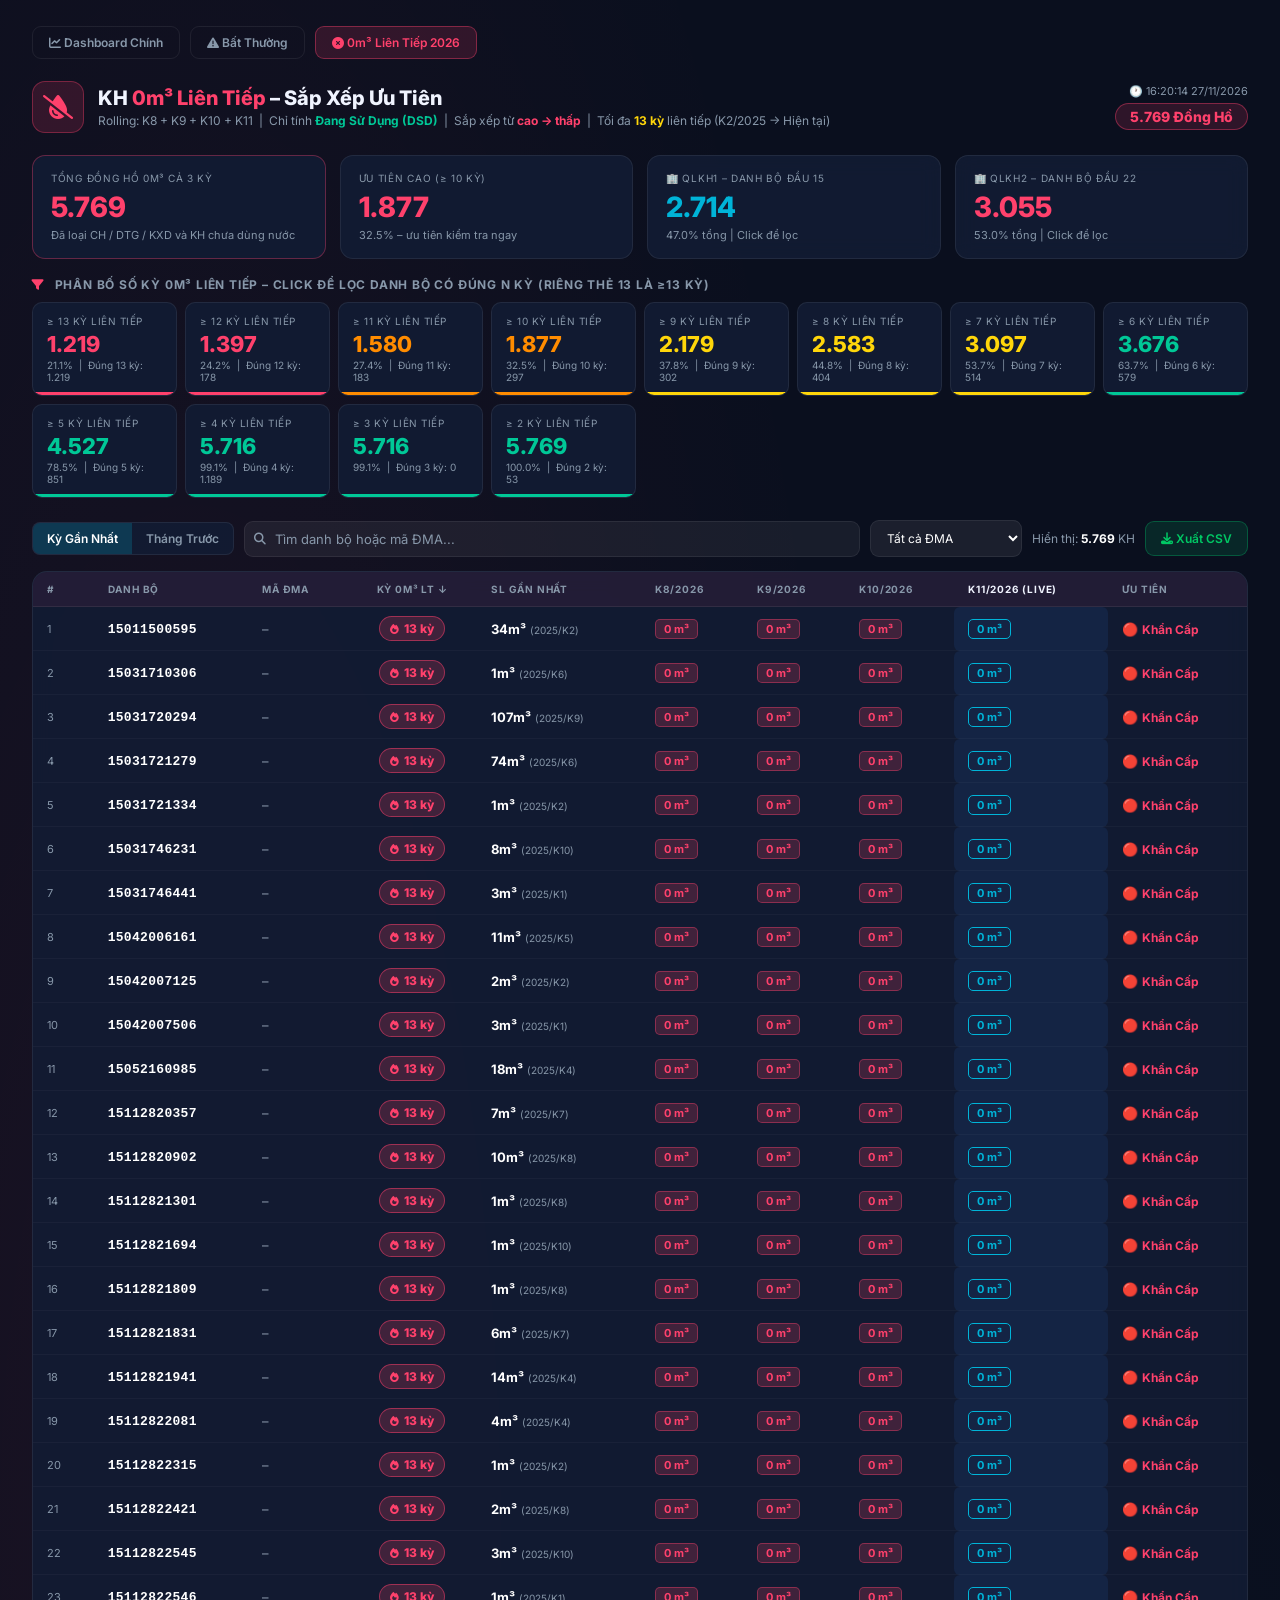
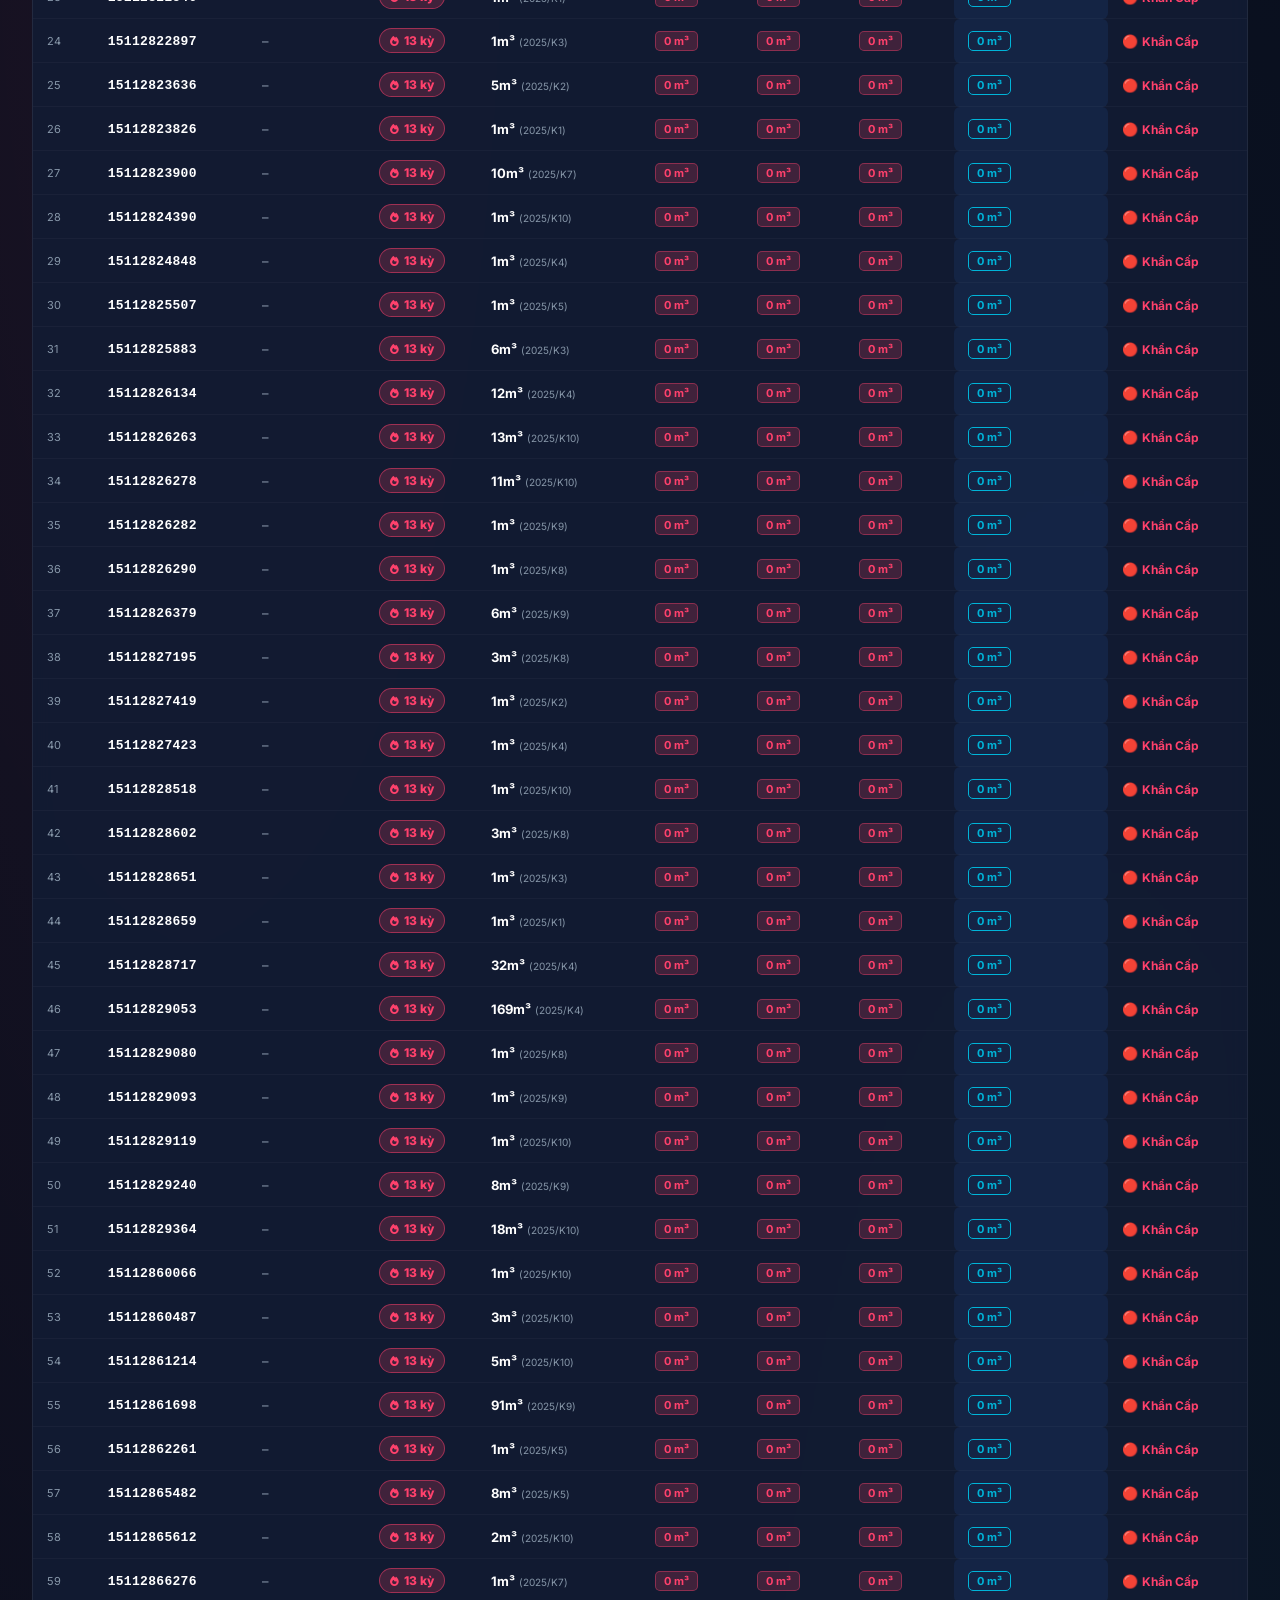
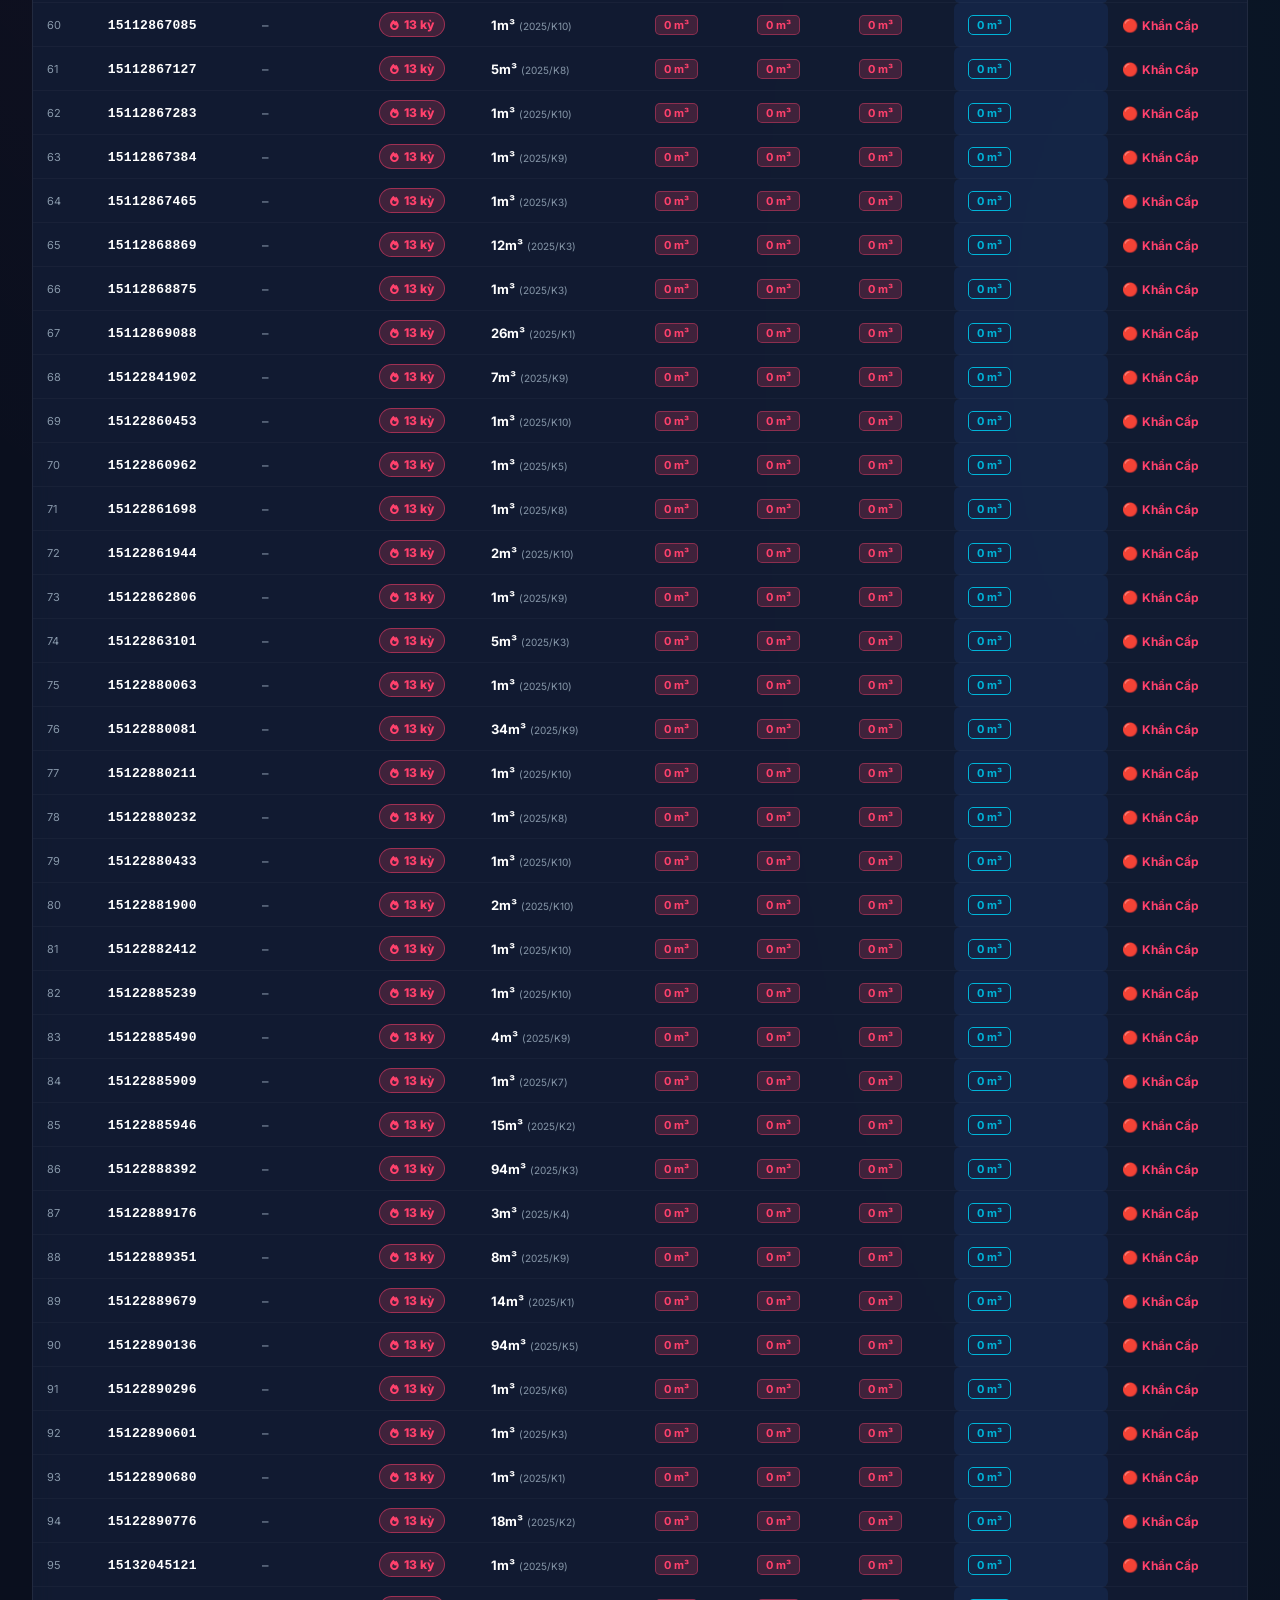
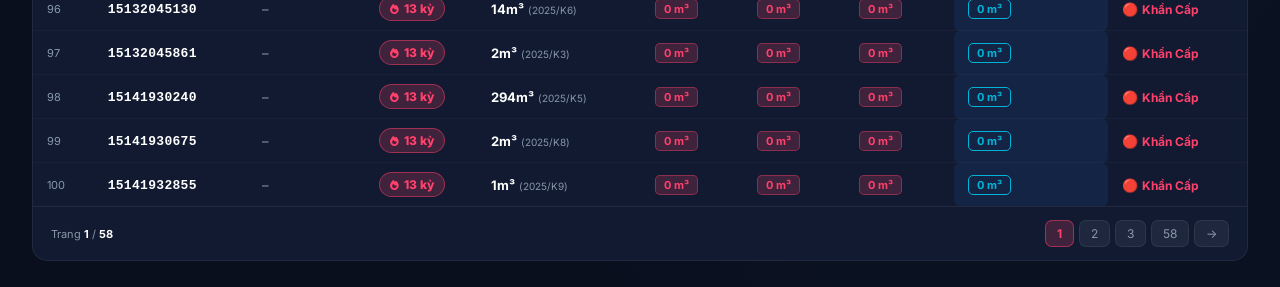
<file: Dashboard_0m3_DSD.html>
<!DOCTYPE html>
<html lang="vi">
<head>
    <meta charset="UTF-8">
    <meta name="viewport" content="width=device-width, initial-scale=1.0">
    <title>TAWACO – 0m³ Liên Tiếp – Ưu Tiên Theo Số Kỳ</title>
    <link href="https://fonts.googleapis.com/css2?family=Inter:wght@300;400;600;700;800&display=swap" rel="stylesheet">
    <link rel="stylesheet" href="https://cdnjs.cloudflare.com/ajax/libs/font-awesome/6.4.0/css/all.min.css">
    <script src="data_0m3_dsd.js?v=2605"></script>
    <script src="data_0m3_dsd_prev.js?v=2605"></script>
    <style>
        :root {
            --bg:#0a0f1e; --panel:rgba(18,28,52,.9); --border:rgba(255,255,255,.07);
            --red:#ff416c; --blue:#00b4d8; --green:#00c897; --orange:#ff8c00;
            --yellow:#ffd60a; --text:#f0f4ff; --muted:#8898aa;
        }
        *{margin:0;padding:0;box-sizing:border-box;font-family:'Inter',sans-serif;}
        body{background:var(--bg);color:var(--text);min-height:100vh;padding:26px 32px;
            background-image:radial-gradient(ellipse at 15% 30%,rgba(255,65,108,.07) 0,transparent 45%),
                             radial-gradient(ellipse at 85% 70%,rgba(0,180,216,.05) 0,transparent 45%);}

        .nav{display:flex;gap:10px;margin-bottom:22px;flex-wrap:wrap;}
        .nav a{padding:8px 16px;border-radius:9px;font-size:12px;font-weight:600;
               text-decoration:none;color:var(--muted);border:1px solid var(--border);transition:.2s;}
        .nav a:hover{color:#fff;background:rgba(255,255,255,.08);}
        .nav a.active{background:rgba(255,65,108,.15);border-color:rgba(255,65,108,.4);color:var(--red);}

        .toggle-btn { background: transparent; border: none; color: var(--muted); padding: 8px 14px; font-weight: 600; font-size: 12px; cursor: pointer; transition: 0.2s; }
        .toggle-btn.active { background: rgba(0, 180, 216, 0.2); color: #fff; }
        .toggle-btn:hover:not(.active) { background: rgba(255, 255, 255, 0.05); color: #fff; }

        .hdr{display:flex;align-items:center;gap:14px;margin-bottom:22px;}
        .hdr-icon{width:52px;height:52px;border-radius:13px;display:flex;align-items:center;
                  justify-content:center;font-size:24px;color:var(--red);flex-shrink:0;
                  background:rgba(255,65,108,.15);border:1px solid rgba(255,65,108,.35);
                  animation:glow 2s infinite;}
        @keyframes glow{0%,100%{box-shadow:0 0 16px rgba(255,65,108,.2);}50%{box-shadow:0 0 32px rgba(255,65,108,.45);}}
        .hdr-text h1{font-size:20px;font-weight:800;}
        .hdr-text h1 em{color:var(--red);font-style:normal;}
        .hdr-text p{font-size:12px;color:var(--muted);margin-top:3px;}
        .hdr-meta{margin-left:auto;text-align:right;}
        .hdr-meta .upd{font-size:11px;color:var(--muted);}
        .hdr-meta .badge{margin-top:5px;display:inline-block;padding:4px 14px;
            background:rgba(255,65,108,.15);border:1px solid rgba(255,65,108,.4);
            color:var(--red);border-radius:20px;font-size:14px;font-weight:800;}

        .sumrow{display:flex;gap:14px;margin-bottom:18px;flex-wrap:wrap;}
        .scard{flex:1;min-width:160px;background:var(--panel);border:1px solid var(--border);
               border-radius:13px;padding:16px 18px;backdrop-filter:blur(10px);}
        .scard.main{border-color:rgba(255,65,108,.35);}
        .scard p{font-size:10px;color:var(--muted);text-transform:uppercase;letter-spacing:.7px;margin-bottom:6px;}
        .scard .n{font-size:28px;font-weight:800;color:var(--red);}
        .scard .n.blue{color:var(--blue);}
        .scard .sub{font-size:11px;color:var(--muted);margin-top:4px;}

        /* ============================================================
           PHÂN BỔ KỲ LIÊN TIẾP – hiển thị TÍCH LŨY (>= N kỳ)
           ≥ 3 kỳ = TOÀN BỘ (6,864)
           ≥ 13 kỳ = CHỈ NHÓM CAO NHẤT (346)
           ============================================================ */
        .dist-section{margin-bottom:22px;}
        .dist-title{font-size:12px;font-weight:700;color:var(--muted);text-transform:uppercase;
                    letter-spacing:.8px;margin-bottom:10px;}
        .dist-grid{display:grid;grid-template-columns:repeat(auto-fill,minmax(130px,1fr));gap:8px;}
        .dist-card{background:var(--panel);border:1px solid var(--border);border-radius:10px;
                   padding:12px 14px;cursor:pointer;transition:.2s;position:relative;overflow:hidden;}
        .dist-card::after{content:'';position:absolute;bottom:0;left:0;right:0;height:3px;
                          background:var(--clr,var(--red));}
        .dist-card:hover{transform:translateY(-2px);border-color:var(--clr,var(--red));
                         box-shadow:0 4px 20px rgba(0,0,0,.4);}
        .dist-card.active-f{border-color:var(--clr,var(--red)) !important;
                            box-shadow:0 0 0 2px var(--clr,var(--red)) inset;}
        .dist-card .ky-lbl{font-size:10px;color:var(--muted);text-transform:uppercase;letter-spacing:.5px;}
        .dist-card .ky-val{font-size:22px;font-weight:800;color:var(--clr,var(--red));margin:4px 0 2px;}
        .dist-card .ky-exact{font-size:10px;color:var(--muted);}

        .ctrl{display:flex;align-items:center;gap:10px;margin-bottom:14px;flex-wrap:wrap;}
        .search{position:relative;flex:1;min-width:220px;}
        .search i{position:absolute;left:10px;top:50%;transform:translateY(-50%);color:var(--muted);font-size:12px;}
        .search input{width:100%;background:rgba(255,255,255,.06);border:1px solid var(--border);
            color:#fff;padding:9px 10px 9px 30px;border-radius:9px;font-size:13px;outline:none;transition:.2s;}
        .search input:focus{border-color:rgba(255,65,108,.5);}
        .search input::placeholder{color:var(--muted);}
        select{background:rgba(255,255,255,.07);border:1px solid var(--border);color:#fff;
               padding:9px 12px;border-radius:9px;font-size:12px;cursor:pointer;}
        .rcnt{font-size:12px;color:var(--muted);white-space:nowrap;}
        .rcnt b{color:#fff;}
        .csvbtn{padding:9px 15px;background:rgba(0,180,100,.15);border:1px solid rgba(0,180,100,.35);
            color:#00c864;border-radius:9px;font-size:12px;font-weight:600;cursor:pointer;transition:.2s;}
        .csvbtn:hover{background:rgba(0,180,100,.28);}
        .clrbtn{padding:9px 12px;background:rgba(255,140,0,.12);border:1px solid rgba(255,140,0,.3);
            color:var(--orange);border-radius:9px;font-size:12px;font-weight:600;cursor:pointer;
            transition:.2s;display:none;}
        .clrbtn.show{display:inline-block;}

        .twrap{background:var(--panel);border:1px solid var(--border);border-radius:15px;
               overflow:hidden;backdrop-filter:blur(10px);}
        table{width:100%;border-collapse:collapse;}
        thead{background:rgba(255,65,108,.07);}
        th{padding:11px 14px;text-align:left;font-size:10px;font-weight:700;
           color:var(--muted);text-transform:uppercase;letter-spacing:.8px;
           border-bottom:1px solid var(--border);}
        tbody tr{transition:.15s;}
        tbody tr:hover{background:rgba(255,65,108,.04);}
        td{padding:9px 14px;font-size:13px;border-bottom:1px solid rgba(255,255,255,.03);}
        tbody tr:last-child td{border-bottom:none;}

        .stt{color:var(--muted);font-size:11px;}
        .db{font-family:monospace;font-weight:700;color:#fff;letter-spacing:.3px;}
        .dma-tag{display:inline-block;padding:2px 9px;border-radius:5px;font-size:11px;
                 font-weight:600;background:rgba(0,180,216,.1);border:1px solid rgba(0,180,216,.25);color:var(--blue);}
        .zero{display:inline-block;padding:2px 8px;border-radius:5px;font-size:11px;font-weight:700;
              background:rgba(255,65,108,.2);border:1px solid rgba(255,65,108,.4);color:var(--red);}

        .lt-badge{display:inline-flex;align-items:center;gap:5px;padding:4px 10px;
                  border-radius:20px;font-size:12px;font-weight:800;border:1px solid;}
        .lt-hi{background:rgba(255,65,108,.2);border-color:rgba(255,65,108,.5);color:var(--red);}
        .lt-md{background:rgba(255,140,0,.2);border-color:rgba(255,140,0,.45);color:var(--orange);}
        .lt-lo{background:rgba(255,214,10,.15);border-color:rgba(255,214,10,.4);color:var(--yellow);}
        .lt-vl{background:rgba(0,200,151,.12);border-color:rgba(0,200,151,.35);color:var(--green);}

        .pg{display:flex;align-items:center;justify-content:space-between;
            padding:13px 18px;border-top:1px solid var(--border);flex-wrap:wrap;gap:8px;}
        .pgi{font-size:11px;color:var(--muted);}
        .pgi b{color:#fff;}
        .pgb{display:flex;gap:5px;flex-wrap:wrap;}
        .pgb button{background:rgba(255,255,255,.06);border:1px solid var(--border);
            color:var(--muted);padding:5px 11px;border-radius:7px;cursor:pointer;font-size:12px;transition:.2s;}
        .pgb button:hover{color:#fff;background:rgba(255,255,255,.12);}
        .pgb button.act{background:rgba(255,65,108,.2);border-color:rgba(255,65,108,.5);
            color:var(--red);font-weight:700;}
    </style>
</head>
<body>

<div class="nav">
    <a href="#" onclick="if(window.parent && window.parent.showDashboard) { window.parent.showDashboard(); return false; } else { window.location.href='index.html'; return false; }"><i class="fa-solid fa-chart-line"></i> Dashboard Chính</a>
    <a href="Dashboard_TieuThuBatThuong.html"><i class="fa-solid fa-triangle-exclamation"></i> Bất Thường</a>
    <a href="#" class="active"><i class="fa-solid fa-circle-xmark"></i> 0m³ Liên Tiếp 2026</a>
</div>

<div class="hdr">
    <div class="hdr-icon"><i class="fa-solid fa-droplet-slash"></i></div>
    <div class="hdr-text">
        <h1>KH <em>0m³ Liên Tiếp</em> – Sắp Xếp Ưu Tiên</h1>
        <p><span id="ky-subtitle">K1 + K2 + K3 / 2026</span> &nbsp;|&nbsp; Chỉ tính <strong style="color:#00c897">Đang Sử Dụng (DSD)</strong> &nbsp;|&nbsp;
        Sắp xếp từ <strong style="color:var(--red)">cao → thấp</strong> &nbsp;|&nbsp;
        Tối đa <strong style="color:var(--yellow)">13 kỳ</strong> liên tiếp (K2/2025 → Hiện tại)</p>
    </div>
    <div class="hdr-meta">
        <div class="upd" id="updTime">--</div>
        <div class="badge" id="totalBadge">-- KH</div>
    </div>
</div>

<!-- SUMMARY CARDS -->
<div class="sumrow">
    <div class="scard main">
        <p>Tổng đồng hồ 0m³ cả 3 kỳ</p>
        <div class="n" id="sTotal">0</div>
        <div class="sub">Đã loại CH / DTG / KXD và KH chưa dùng nước</div>
    </div>
    <div class="scard">
        <p>Ưu Tiên Cao (≥ 10 kỳ)</p>
        <div class="n" id="sCao" style="color:var(--red);">0</div>
        <div class="sub" id="sCaoSub">Cần kiểm tra ngay</div>
    </div>
    <div class="scard" id="cardQLKH1" onclick="filterQLKH(1)" style="cursor:pointer;transition:.2s;"
         onmouseover="this.style.borderColor='rgba(0,180,216,.5)'" onmouseout="this.style.borderColor=''">
        <p>&#x1F3E2; QLKH1 – Danh Bộ đầu 15</p>
        <div class="n blue" id="sQLKH1">0</div>
        <div class="sub" id="sQLKH1Sub">Click để lọc QLKH1</div>
    </div>
    <div class="scard" id="cardQLKH2" onclick="filterQLKH(2)" style="cursor:pointer;transition:.2s;"
         onmouseover="this.style.borderColor='rgba(0,200,151,.5)'" onmouseout="this.style.borderColor=''">
        <p>&#x1F3E2; QLKH2 – Danh Bộ đầu 22</p>
        <div class="n green" id="sQLKH2">0</div>
        <div class="sub" id="sQLKH2Sub">Click để lọc QLKH2</div>
    </div>
</div>

<!-- PHÂN BỐ KỲ LIÊN TIẾP (TÍCH LŨY) -->
<div class="dist-section">
    <div class="dist-title">
        <i class="fa-solid fa-filter" style="margin-right:6px;color:var(--red);"></i>
        Phân Bố Số Kỳ 0m³ Liên Tiếp – Click để lọc danh bộ có ĐÚNG N kỳ (Riêng thẻ 13 là ≥13 kỳ)
    </div>
    <div class="dist-grid" id="distGrid"></div>
</div>

<!-- CONTROLS -->
<div class="ctrl">
    <div style="display:flex; background:var(--panel); border:1px solid var(--border); border-radius:8px; overflow:hidden;">
        <button id="btn-current" class="toggle-btn active" onclick="switchData('current')">Kỳ Gần Nhất</button>
        <button id="btn-prev" class="toggle-btn" onclick="switchData('prev')">Tháng Trước</button>
    </div>
    <div class="search">
        <i class="fa-solid fa-magnifying-glass"></i>
        <input type="text" id="srch" placeholder="Tìm danh bộ hoặc mã ĐMA..." oninput="doSearch()">
    </div>
    <select id="fDMA" onchange="doSearch()"><option value="">Tất cả ĐMA</option></select>
    <button class="clrbtn" id="clrBtn" onclick="clearFilter()">
        <i class="fa-solid fa-xmark"></i> Bỏ lọc kỳ
    </button>
    <span class="rcnt">Hiển thị: <b id="rcnt">0</b> KH</span>
    <button class="csvbtn" onclick="exportCSV()"><i class="fa-solid fa-download"></i> Xuất CSV</button>
</div>

<!-- TABLE -->
<div class="twrap">
    <table>
        <thead>
            <tr>
                <th>#</th>
                <th>Danh Bộ</th>
                <th>Mã ĐMA</th>
                <th style="text-align:center;">Kỳ 0m³ LT ↓</th>
                <th>SL Gần Nhất</th>
                <th id="hdrTh1">K1/2026</th>
                <th id="hdrTh2">K2/2026</th>
                <th id="hdrTh3">K3/2026</th>
                <th id="hdrThLive" style="color:var(--primary);">K4/2026</th>
                <th>Ưu Tiên</th>
            </tr>
        </thead>
        <tbody id="tb"></tbody>
    </table>
    <div class="pg">
        <div class="pgi">Trang <b id="pgc">1</b> / <b id="pgt">1</b></div>
        <div class="pgb" id="pgb"></div>
    </div>
</div>

<script>
// ================================================================
// LOGIC TÍNH KỲ LIÊN TIẾP 0m³ (ĐƯỢC CẬP NHẬT ĐỘNG THEO JSON)
// ================================================================
var END_IDX = 2026*12 + 4; // Mặc định K4/2026

function calcLienTiep(kyCoSL) {
    if (!kyCoSL) return 2;
    var m = kyCoSL.match(/(\d{4})\/K(\d+)/);
    if (!m) return 2;
    var lastIdx = parseInt(m[1])*12 + parseInt(m[2]);
    var diff = END_IDX - lastIdx;
    return Math.max(2, Math.min(diff, 13));
}

function kyColor(lt) {
    if (lt >= 12) return '#ff416c';
    if (lt >= 10) return '#ff8c00';
    if (lt >= 7)  return '#ffd60a';
    return '#00c897';
}

function kyBadgeClass(lt) {
    if (lt >= 12) return 'lt-hi';
    if (lt >= 10) return 'lt-md';
    if (lt >= 7)  return 'lt-lo';
    return 'lt-vl';
}

function kyLabel(lt) {
    if (lt >= 13) return {txt:'Khẩn Cấp', icon:'🔴'};
    if (lt >= 10) return {txt:'Rất Cao',   icon:'🟠'};
    if (lt >= 7)  return {txt:'Cao',        icon:'🟡'};
    return         {txt:'Trung Bình',       icon:'🟢'};
}

function animN(el, v, d) {
    d = d || 900;
    var s = performance.now();
    (function t(n) {
        var p = Math.min((n-s)/d, 1), e = 1-Math.pow(1-p,4);
        el.textContent = Math.round(e*v).toLocaleString('vi-VN');
        if (p < 1) requestAnimationFrame(t);
    })(s);
}

var all = [], flt = [], cur = 1, kyMin = null, qlkhFilter = null;
var PG = 100;

function doSearch(newKyMin) {
    if (newKyMin !== undefined) kyMin = newKyMin;
    var q  = document.getElementById('srch').value.trim().toLowerCase();
    var dm = document.getElementById('fDMA').value;
    flt = all.filter(function(d) {
        var okKy  = (kyMin === null) || (d.lienTiep >= kyMin);
        var okDma = (!dm) || (d.MaDMA === dm);
        var okQ   = (!q) || (d.Danhba && d.Danhba.includes(q)) || (d.MaDMA && d.MaDMA.toLowerCase().includes(q));
        // Lọc theo QLKH: prefix của Danhba
        var okKH  = (qlkhFilter === null) ||
                    (qlkhFilter === 1 && d.Danhba && d.Danhba.startsWith('15')) ||
                    (qlkhFilter === 2 && d.Danhba && d.Danhba.startsWith('22'));
        return okKy && okDma && okQ && okKH;
    });
    document.getElementById('clrBtn').className = 'clrbtn' + ((kyMin !== null || qlkhFilter !== null) ? ' show' : '');
    cur = 1;
    renderT();
}

function clearFilter() {
    kyMin = null;
    qlkhFilter = null;
    document.getElementById('cardQLKH1').style.outline = '';
    document.getElementById('cardQLKH2').style.outline = '';
    document.querySelectorAll('.dist-card').forEach(function(c) {
        c.classList.remove('active-f');
    });
    doSearch();
}

function renderT() {
    var pg = flt.slice((cur-1)*PG, cur*PG);
    var tb = document.getElementById('tb');
    tb.innerHTML = '';
    pg.forEach(function(d, i) {
        var sl = (d.SLTruoc != null)
            ? '<b style="color:#fff">'+d.SLTruoc+'m³</b> <span style="color:var(--muted);font-size:10px;">('+d.KyCoSL+')</span>'
            : '<span style="color:var(--muted)">–</span>';
        var lbl = kyLabel(d.lienTiep);
        var bc  = kyBadgeClass(d.lienTiep);
        var clr = kyColor(d.lienTiep);
        function getColor(val) {
            if (val === undefined || val === null) return 'var(--muted)';
            return val > 0 ? '#fff' : 'var(--red)';
        }

        tb.innerHTML += '<tr>' +
            '<td class="stt">' + ((cur-1)*PG+i+1) + '</td>' +
            '<td><span class="db">' + d.Danhba + '</span></td>' +
            '<td>' + (d.MaDMA ? '<span class="dma-tag">'+d.MaDMA+'</span>' : '<span style="color:var(--muted)">–</span>') + '</td>' +
            '<td style="text-align:center;"><span class="lt-badge '+bc+'"><i class="fa-solid fa-fire" style="font-size:10px;"></i> '+d.lienTiep+' kỳ</span></td>' +
            '<td>' + sl + '</td>' +
            '<td><span class="zero">' + (d.Roll1 !== undefined ? d.Roll1 : 0) + ' m³</span></td>' +
            '<td><span class="zero">' + (d.Roll2 !== undefined ? d.Roll2 : 0) + ' m³</span></td>' +
            '<td><span class="zero">' + (d.Roll3 !== undefined ? d.Roll3 : 0) + ' m³</span></td>' +
            '<td style="background:rgba(59,130,246,0.1); border-radius:6px;">' +
                 '<span class="zero" style="color:var(--blue); border-color:var(--blue); background:transparent;">' + 
                 (d.RollLive !== undefined ? d.RollLive : '--') + ' m³' +
                 '</span>' +
            '</td>' +
            '<td>'+lbl.icon+' <span style="font-size:12px;font-weight:700;color:'+clr+'">'+lbl.txt+'</span></td>' +
            '</tr>';
    });
    document.getElementById('rcnt').textContent = flt.length.toLocaleString('vi-VN');
    document.getElementById('pgc').textContent = cur;
    document.getElementById('pgt').textContent = Math.max(1, Math.ceil(flt.length/PG));
    renderPg();
}

function renderPg() {
    var tot = Math.ceil(flt.length/PG);
    var pg = document.getElementById('pgb');
    pg.innerHTML = '';
    if (tot <= 1) return;
    function mk(l, p) {
        var b = document.createElement('button');
        b.textContent = l;
        if (p === cur) b.classList.add('act');
        b.onclick = function() { cur = p; renderT(); scrollTo(0,0); };
        pg.appendChild(b);
    }
    if (cur > 1) mk('←', cur-1);
    var lo = Math.max(1, cur-2), hi = Math.min(tot, cur+2);
    if (lo > 1) mk(1, 1);
    for (var p = lo; p <= hi; p++) mk(p, p);
    if (hi < tot) mk(tot, tot);
    if (cur < tot) mk('→', cur+1);
}

function exportCSV() {
    var L = window.CurrentData && window.CurrentData.kyLabels ? window.CurrentData.kyLabels : ['Roll_1', 'Roll_2', 'Roll_3', 'Roll_Live'];
    var hdr = 'STT,Danhba,MaDMA,Ky_LienTiep_0m3,SLTruoc,KyCoSL,'+L[0]+','+L[1]+','+L[2]+','+L[3]+'\n';
    var rows = flt.map(function(d, i) {
        return (i+1)+','+d.Danhba+','+(d.MaDMA||'')+','+d.lienTiep+','+(d.SLTruoc!=null?d.SLTruoc:'')
               +','+(d.KyCoSL||'')+','+(d.Roll1!==undefined?d.Roll1:0)+','+(d.Roll2!==undefined?d.Roll2:0)
               +','+(d.Roll3!==undefined?d.Roll3:0)+','+(d.RollLive!==undefined?d.RollLive:'');
    }).join('\n');
    var a = document.createElement('a');
    a.href = URL.createObjectURL(new Blob(['\uFEFF'+hdr+rows], {type:'text/csv;charset=utf-8'}));
    a.download = 'TAWACO_0m3_LienTiep_UuTien_'+new Date().toLocaleDateString('vi-VN').replace(/\//g,'-')+'.csv';
    a.click();
}

window.addEventListener('DOMContentLoaded', function() {
    switchData('current');
});

function switchData(type) {
    var D;
    if (type === 'current') {
        if (typeof TAWACO_0M3_DSD === 'undefined') return;
        D = TAWACO_0M3_DSD;
        document.getElementById('btn-current').classList.add('active');
        document.getElementById('btn-prev').classList.remove('active');
        document.body.style.background = '';
    } else {
        if (typeof TAWACO_0M3_DSD_PREV === 'undefined') return;
        D = TAWACO_0M3_DSD_PREV;
        document.getElementById('btn-prev').classList.add('active');
        document.getElementById('btn-current').classList.remove('active');
        document.body.style.background = '#1e1b4b';
    }

    window.CurrentData = D;
    if (D.endIdx) END_IDX = D.endIdx;

    // 1. TÍNH lienTiep cho mỗi KH → sort cao → thấp
    all = (D.danhSach || []).map(function(d) {
        return Object.assign({}, d, { lienTiep: calcLienTiep(d.KyCoSL) });
    }).sort(function(a, b) { return b.lienTiep - a.lienTiep; });

    flt = all;

    // 2. Hiển thị header
    document.getElementById('updTime').textContent = '🕐 ' + D.lastUpdated;
    document.getElementById('totalBadge').textContent = D.tongKH.toLocaleString('vi-VN') + ' Đồng Hồ';
    animN(document.getElementById('sTotal'), D.tongKH);

    // Cập nhật nhãn rolling
    if (D.kyLabels && D.kyLabels.length === 4) {
        document.getElementById('hdrTh1').innerText = D.kyLabels[0] + '/2026';
        document.getElementById('hdrTh2').innerText = D.kyLabels[1] + '/2026';
        document.getElementById('hdrTh3').innerText = D.kyLabels[2] + '/2026';
        document.getElementById('hdrThLive').innerText = D.kyLabels[3] + '/2026 (Live)';
        document.getElementById('ky-subtitle').innerText = 'Rolling: ' + D.kyLabels.join(' + ');
    }

    // 3. Ưu tiên cao >= 10 kỳ
    var soCao = all.filter(function(d) { return d.lienTiep >= 10; }).length;
    animN(document.getElementById('sCao'), soCao);
    document.getElementById('sCaoSub').textContent =
        (soCao/D.tongKH*100).toFixed(1) + '% – ưu tiên kiểm tra ngay';

    // 4. Thống kê QLKH1 / QLKH2 theo đầu số Danhba
    var soQLKH1 = all.filter(function(d) { return d.Danhba && d.Danhba.startsWith('15'); }).length;
    var soQLKH2 = all.filter(function(d) { return d.Danhba && d.Danhba.startsWith('22'); }).length;
    animN(document.getElementById('sQLKH1'), soQLKH1);
    animN(document.getElementById('sQLKH2'), soQLKH2);
    document.getElementById('sQLKH1Sub').textContent = (soQLKH1/D.tongKH*100).toFixed(1)+'% tổng | Click để lọc';
    document.getElementById('sQLKH2Sub').textContent = (soQLKH2/D.tongKH*100).toFixed(1)+'% tổng | Click để lọc';

    // 5. Dropdown ĐMA
    var sel = document.getElementById('fDMA');
    (D.phanBoDMA || []).forEach(function(p) {
        var o = document.createElement('option');
        o.value = p.dma;
        o.textContent = p.dma + ' (' + p.soKH + ' KH)';
        sel.appendChild(o);
    });

    // 6. XÂY DỰNG PHÂN BỐ TÍCH LŨY – TỰ ĐỘNG PHÁT HIỆN SỐ KỲ TỐI ĐA
    //    distExact[k] = số KH có ĐÚNG k kỳ liên tiếp
    //    distCum[k]   = số KH có >= k kỳ liên tiếp (tích lũy)
    //    Ví dụ: distCum[2] = toàn bộ; distCum[18] = chỉ nhóm cao nhất
    var distExact = {};
    var maxKy = 2;
    all.forEach(function(d) {
        var k = d.lienTiep;
        distExact[k] = (distExact[k] || 0) + 1;
        if (k > maxKy) maxKy = k;
    });

    var distCum = {};
    for (var k = 2; k <= maxKy; k++) {
        distCum[k] = 0;
        for (var j = k; j <= maxKy; j++) {
            distCum[k] += (distExact[j] || 0);
        }
    }

    // 7. Vẽ các thẻ phân bố (từ 13 xuống 2)
    var grid = document.getElementById('distGrid');
    grid.innerHTML = '';
    for (var k = 13; k >= 2; k--) {
        var cum  = distCum[k] || 0;
        var exact = distExact[k] || 0;
        if (cum === 0) continue;
        var pct  = (cum / D.tongKH * 100).toFixed(1);
        var clr  = kyColor(k);
        var card = document.createElement('div');
        card.className = 'dist-card';
        card.style.setProperty('--clr', clr);
        card.dataset.kyMin = k;
        card.innerHTML =
            '<div class="ky-lbl">&#8805; ' + k + ' k&#7923; li&ecirc;n ti&#7871;p</div>' +
            '<div class="ky-val">' + cum.toLocaleString('vi-VN') + '</div>' +
            '<div class="ky-exact">' + pct + '% &nbsp;|&nbsp; Đúng ' + k + ' kỳ: ' + exact.toLocaleString('vi-VN') + '</div>';
        (function(card, k) {
            card.addEventListener('click', function() {
                if (kyMin === k) {
                    clearFilter();
                } else {
                    kyMin = k;
                    document.querySelectorAll('.dist-card').forEach(function(c) { c.classList.remove('active-f'); });
                    card.classList.add('active-f');
                    doSearch(k);
                }
            });
        })(card, k);
        grid.appendChild(card);
    }

    // 8. Render bảng
    renderT();
}

function filterQLKH(type) {
    if (qlkhFilter === type) {
        qlkhFilter = null;
        document.getElementById('cardQLKH' + type).style.outline = '';
    } else {
        qlkhFilter = type;
        document.getElementById('cardQLKH1').style.outline = type === 1 ? '2px solid var(--blue)' : '';
        document.getElementById('cardQLKH2').style.outline = type === 2 ? '2px solid var(--green)' : '';
    }
    doSearch();
}
</script>
</body>
</html>
</file>
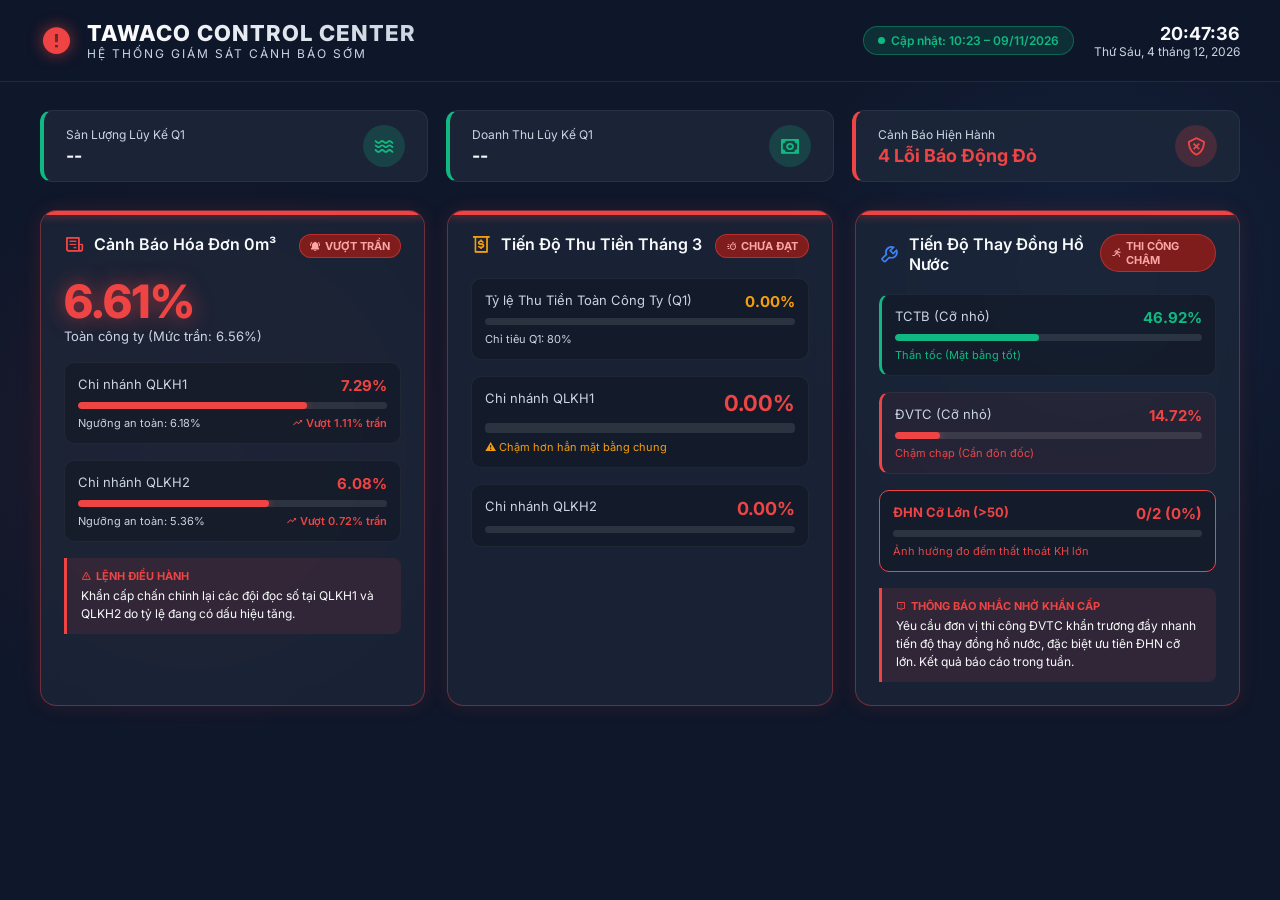
<file: Dashboard_CanhBao.html>
<!DOCTYPE html>
<html lang="vi">
<head>
    <meta charset="UTF-8">
    <meta name="viewport" content="width=device-width, initial-scale=1.0">
    <title>TAWACO - TRUNG TÂM GIÁM SÁT CẢNH BÁO SỚM</title>
    <link href="https://fonts.googleapis.com/css2?family=Inter:wght@300;400;600;700;800&display=swap" rel="stylesheet">
    <link href='https://unpkg.com/boxicons@2.1.4/css/boxicons.min.css' rel='stylesheet'>
    <!-- DỮ LIỆU TỰ ĐỘNG: được tạo bởi Cap_Nhat_Dashboard.bat -->
    <script src="dashboard_data.js"></script>
    <style>
        :root {
            --bg-color: #0f172a;
            --panel-bg: rgba(30, 41, 59, 0.7);
            --panel-border: rgba(51, 65, 85, 0.5);
            --text-primary: #f8fafc;
            --text-secondary: #cbd5e1;
            --success-color: #10b981;
            --success-glow: rgba(16, 185, 129, 0.4);
            --warning-color: #f59e0b;
            --warning-glow: rgba(245, 158, 11, 0.4);
            --danger-color: #ef4444;
            --danger-glow: rgba(239, 68, 68, 0.6);
            --danger-dark: #7f1d1d;
            --accent-color: #3b82f6;
        }
        * { margin: 0; padding: 0; box-sizing: border-box; font-family: 'Inter', sans-serif; }
        body {
            background-color: var(--bg-color);
            color: var(--text-primary);
            min-height: 100vh;
            background-image: radial-gradient(circle at 15% 50%, rgba(239, 68, 68, 0.08), transparent 25%),
                              radial-gradient(circle at 85% 30%, rgba(59, 130, 246, 0.08), transparent 25%);
            display: flex; flex-direction: column;
        }
        header {
            padding: 20px 40px;
            display: flex; justify-content: space-between; align-items: center;
            border-bottom: 1px solid var(--panel-border);
            background: rgba(15, 23, 42, 0.9);
            backdrop-filter: blur(12px);
            position: sticky; top: 0; z-index: 10;
        }
        .logo-area { display: flex; align-items: center; gap: 15px; }
        .logo-icon { font-size: 32px; color: var(--danger-color); text-shadow: 0 0 15px var(--danger-glow); animation: pulse-icon 2s infinite; }
        .logo-text h1 { font-size: 22px; font-weight: 800; letter-spacing: 1px; background: linear-gradient(90deg, #fff, #cbd5e1); -webkit-background-clip: text; -webkit-text-fill-color: transparent; }
        .logo-text p { font-size: 12px; color: var(--text-secondary); text-transform: uppercase; letter-spacing: 2px; }
        .header-right { display: flex; align-items: center; gap: 20px; }
        .data-source-badge { padding: 6px 14px; border-radius: 20px; font-size: 12px; font-weight: 600; display: flex; align-items: center; gap: 6px; }
        .data-source-badge.live { background: rgba(16,185,129,0.15); border: 1px solid rgba(16,185,129,0.4); color: var(--success-color); }
        .data-source-badge.stale { background: rgba(245,158,11,0.15); border: 1px solid rgba(245,158,11,0.4); color: var(--warning-color); }
        .dot-pulse { width: 7px; height: 7px; border-radius: 50%; background: currentColor; animation: pulse-icon 1.5s infinite; }
        .time-area { text-align: right; }
        #clock { font-size: 18px; font-weight: 700; }
        .date { font-size: 12px; color: var(--text-secondary); }
        main { flex: 1; padding: 28px 40px; max-width: 1600px; margin: 0 auto; width: 100%; }

        /* RIBBON */
        .summary-ribbon { display: flex; gap: 18px; margin-bottom: 28px; }
        .ribbon-item { background: rgba(30, 41, 59, 0.8); border: 1px solid var(--panel-border); padding: 14px 22px; border-radius: 12px; flex: 1; display: flex; align-items: center; justify-content: space-between; }
        .ribbon-item.success { border-left: 4px solid var(--success-color); }
        .ribbon-item.danger { border-left: 4px solid var(--danger-color); }
        .ribbon-info p { color: var(--text-secondary); font-size: 12px; margin-bottom: 3px; }
        .ribbon-info h3 { font-size: 18px; color: var(--text-primary); font-weight: 700; }
        .ribbon-icon { width: 42px; height: 42px; border-radius: 50%; display: flex; align-items: center; justify-content: center; font-size: 22px; }
        .ribbon-item.success .ribbon-icon { background: rgba(16,185,129,0.2); color: var(--success-color); }
        .ribbon-item.danger .ribbon-icon { background: rgba(239,68,68,0.2); color: var(--danger-color); animation: pulse-icon 2s infinite; }

        /* CARDS */
        .dashboard-grid { display: grid; grid-template-columns: repeat(3, 1fr); gap: 22px; }
        .card { background: var(--panel-bg); border: 1px solid var(--panel-border); border-radius: 16px; padding: 23px; backdrop-filter: blur(10px); box-shadow: 0 4px 20px rgba(0,0,0,0.3); display: flex; flex-direction: column; position: relative; overflow: hidden; transition: transform 0.3s ease; }
        .card:hover { transform: translateY(-4px); }
        .card.alert-danger { border: 1px solid rgba(239,68,68,0.4); box-shadow: 0 0 20px rgba(239,68,68,0.12); }
        .card.alert-danger::before { content: ''; position: absolute; top: 0; left: 0; width: 100%; height: 4px; background: var(--danger-color); box-shadow: 0 0 10px var(--danger-glow); }
        .card.alert-ok { border: 1px solid rgba(16,185,129,0.3); }
        .card.alert-ok::before { content: ''; position: absolute; top: 0; left: 0; width: 100%; height: 4px; background: var(--success-color); }

        .card-header { display: flex; justify-content: space-between; align-items: flex-start; margin-bottom: 20px; }
        .card-title { display: flex; align-items: center; gap: 10px; }
        .card-title i { font-size: 20px; }
        .card-title h2 { font-size: 16px; font-weight: 600; }
        .badge { padding: 4px 10px; border-radius: 20px; font-size: 11px; font-weight: 700; display: flex; align-items: center; gap: 4px; }
        .badge.critical { background-color: var(--danger-dark); color: #fca5a5; border: 1px solid rgba(239,68,68,0.5); animation: pulse-bg 2s infinite; }
        .badge.ok-badge { background: rgba(16,185,129,0.15); color: var(--success-color); border: 1px solid rgba(16,185,129,0.3); }

        .big-number { font-size: 46px; font-weight: 800; line-height: 1; margin-bottom: 4px; }
        .big-number.danger { color: var(--danger-color); text-shadow: 0 0 20px var(--danger-glow); }
        .big-number.success { color: var(--success-color); }
        .big-sub { font-size: 13px; color: var(--text-secondary); margin-bottom: 18px; }

        .metric-group { display: flex; flex-direction: column; gap: 16px; }
        .metric-item { background: rgba(0,0,0,0.2); border-radius: 10px; padding: 13px; border: 1px solid rgba(255,255,255,0.05); }
        .metric-item-header { display: flex; justify-content: space-between; margin-bottom: 7px; }
        .metric-name { font-size: 13px; color: var(--text-secondary); }
        .metric-value { font-size: 15px; font-weight: 700; }
        .metric-value.danger { color: var(--danger-color); }
        .metric-value.warning { color: var(--warning-color); }
        .metric-value.success { color: var(--success-color); }
        .progress-bar-bg { height: 7px; background: rgba(255,255,255,0.1); border-radius: 4px; overflow: hidden; position: relative; }
        .progress-bar-fill { height: 100%; border-radius: 4px; position: absolute; left: 0; top: 0; transition: width 1.2s ease-in-out; }
        .progress-bar-fill.danger { background: var(--danger-color); box-shadow: 0 0 8px var(--danger-glow); }
        .progress-bar-fill.warning { background: var(--warning-color); }
        .progress-bar-fill.success { background: var(--success-color); }
        .metric-detail { display: flex; justify-content: space-between; margin-top: 7px; font-size: 11px; color: var(--text-secondary); }
        .trend { display: flex; align-items: center; gap: 3px; font-weight: 600; }
        .trend.up-bad { color: var(--danger-color); }
        .trend.down-good { color: var(--success-color); }

        .recommendation-box { margin-top: auto; padding-top: 16px; background: rgba(239,68,68,0.1); border-left: 3px solid var(--danger-color); padding: 11px 14px; border-radius: 0 8px 8px 0; margin-top: 16px; }
        .recommendation-box h4 { font-size: 11px; color: var(--danger-color); text-transform: uppercase; margin-bottom: 4px; display: flex; align-items: center; gap: 4px; }
        .recommendation-box p { font-size: 12px; line-height: 1.5; }
        .no-data-notice { text-align: center; padding: 20px; color: var(--text-secondary); font-style: italic; font-size: 13px; }

        @keyframes pulse-icon { 0% { opacity: 1; transform: scale(1); } 50% { opacity: 0.7; transform: scale(1.06); } 100% { opacity: 1; transform: scale(1); } }
        @keyframes pulse-bg { 0% { background-color: rgba(127,29,29,0.8); } 50% { background-color: rgba(220,38,38,0.7); } 100% { background-color: rgba(127,29,29,0.8); } }

        @media (max-width: 1200px) { .dashboard-grid { grid-template-columns: repeat(2, 1fr); } .summary-ribbon { flex-wrap: wrap; } }
        @media (max-width: 768px) { .dashboard-grid { grid-template-columns: 1fr; } header { flex-direction: column; gap: 12px; } }
    </style>
</head>
<body>
    <header>
        <div class="logo-area">
            <i class='bx bxs-error-circle logo-icon'></i>
            <div class="logo-text">
                <h1>TAWACO CONTROL CENTER</h1>
                <p>Hệ thống Giám sát Cảnh báo Sớm</p>
            </div>
        </div>
        <div class="header-right">
            <div id="dataBadge" class="data-source-badge stale">
                <div class="dot-pulse"></div>
                <span id="dataTime">Chưa có dữ liệu</span>
            </div>
            <div class="time-area">
                <div id="clock">--:--:--</div>
                <div class="date" id="dateDisplay"></div>
            </div>
        </div>
    </header>

    <main>
        <!-- RIBBON TỔNG QUAN -->
        <div class="summary-ribbon">
            <div class="ribbon-item success">
                <div class="ribbon-info"><p>Sản Lượng Lũy Kế Q1</p><h3 id="r-sl">--</h3></div>
                <div class="ribbon-icon"><i class='bx bx-water'></i></div>
            </div>
            <div class="ribbon-item success">
                <div class="ribbon-info"><p>Doanh Thu Lũy Kế Q1</p><h3 id="r-dt">--</h3></div>
                <div class="ribbon-icon"><i class='bx bx-money'></i></div>
            </div>
            <div id="r-alert-ribbon" class="ribbon-item danger">
                <div class="ribbon-info"><p>Cảnh Báo Hiện Hành</p><h3 id="r-alert" style="color: var(--danger-color);">-- Báo Động Đỏ</h3></div>
                <div class="ribbon-icon"><i class='bx bx-shield-x'></i></div>
            </div>
        </div>

        <div class="dashboard-grid">

            <!-- CARD 1: HÓA ĐƠN 0M3 -->
            <div class="card" id="card-hd0">
                <div class="card-header">
                    <div class="card-title">
                        <i class='bx bx-receipt' style="color: var(--danger-color);"></i>
                        <h2>Cảnh Báo Hóa Đơn 0m³</h2>
                    </div>
                    <div class="badge critical" id="badge-hd0"><i class='bx bxs-bell-ring'></i> <span>VƯỢT TRẦN</span></div>
                </div>
                <div class="big-number danger" id="hd-total">--%</div>
                <div class="big-sub" id="hd-tran">Toàn công ty (Mức trần: --%)</div>
                <div class="metric-group">
                    <div class="metric-item">
                        <div class="metric-item-header">
                            <span class="metric-name">Chi nhánh QLKH1</span>
                            <span class="metric-value danger" id="hd1-val">--%</span>
                        </div>
                        <div class="progress-bar-bg"><div class="progress-bar-fill danger" id="hd1-bar" style="width:0%"></div></div>
                        <div class="metric-detail">
                            <span id="hd1-tran">Ngưỡng: --%</span>
                            <span class="trend up-bad" id="hd1-status"><i class='bx bx-trending-up'></i> --</span>
                        </div>
                    </div>
                    <div class="metric-item">
                        <div class="metric-item-header">
                            <span class="metric-name">Chi nhánh QLKH2</span>
                            <span class="metric-value danger" id="hd2-val">--%</span>
                        </div>
                        <div class="progress-bar-bg"><div class="progress-bar-fill danger" id="hd2-bar" style="width:0%"></div></div>
                        <div class="metric-detail">
                            <span id="hd2-tran">Ngưỡng: --%</span>
                            <span class="trend up-bad" id="hd2-status"><i class='bx bx-trending-up'></i> --</span>
                        </div>
                    </div>
                </div>
                <div class="recommendation-box">
                    <h4><i class='bx bx-error'></i> LỆNH ĐIỀU HÀNH</h4>
                    <p>Khẩn cấp chấn chỉnh lại các đội đọc số tại QLKH1 và QLKH2 do tỷ lệ đang có dấu hiệu tăng.</p>
                </div>
            </div>

            <!-- CARD 2: THU TIỀN -->
            <div class="card" id="card-tt">
                <div class="card-header">
                    <div class="card-title">
                        <i class='bx bx-money-withdraw' style="color: var(--warning-color);"></i>
                        <h2>Tiến Độ Thu Tiền Tháng 3</h2>
                    </div>
                    <div class="badge critical" id="badge-tt"><i class='bx bx-timer'></i> <span>DẬM CHÂN TẠI CHỖ</span></div>
                </div>
                <div class="metric-group">
                    <div class="metric-item">
                        <div class="metric-item-header">
                            <span class="metric-name">Tỷ lệ Thu Tiền Toàn Công Ty (Q1)</span>
                            <span class="metric-value warning" id="tt-total">--%</span>
                        </div>
                        <div class="progress-bar-bg"><div class="progress-bar-fill warning" id="tt-bar" style="width:0%"></div></div>
                        <div class="metric-detail">
                            <span id="tt-target">Chỉ tiêu Q1: --%</span>
                        </div>
                    </div>
                    <div class="metric-item">
                        <div class="metric-item-header">
                            <span class="metric-name">Chi nhánh QLKH1</span>
                            <span class="metric-value danger" id="tt1-val" style="font-size:22px">--%</span>
                        </div>
                        <div class="progress-bar-bg" style="height:10px;"><div class="progress-bar-fill danger" id="tt1-bar" style="width:0%"></div></div>
                        <div class="metric-detail">
                            <span id="tt1-status" style="color:var(--warning-color)">--</span>
                        </div>
                    </div>
                    <div class="metric-item">
                        <div class="metric-item-header">
                            <span class="metric-name">Chi nhánh QLKH2</span>
                            <span class="metric-value" id="tt2-val" style="font-size:18px">--%</span>
                        </div>
                        <div class="progress-bar-bg"><div class="progress-bar-fill" id="tt2-bar" style="width:0%"></div></div>
                    </div>
                </div>
                <div class="recommendation-box" id="tt-lenh" style="display:none">
                    <h4><i class='bx bx-target-lock'></i> LỆNH ĐIỀU HÀNH</h4>
                    <p>Yêu cầu QLKH1 tập trung tối đa nhân lực cho công tác thu tiền trong giai đoạn cuối tháng.</p>
                </div>
            </div>

            <!-- CARD 3: THAY ĐHN -->
            <div class="card" id="card-dhn">
                <div class="card-header">
                    <div class="card-title">
                        <i class='bx bx-wrench' style="color: var(--accent-color);"></i>
                        <h2>Tiến Độ Thay Đồng Hồ Nước</h2>
                    </div>
                    <div class="badge critical" id="badge-dhn"><i class='bx bx-run'></i> THI CÔNG CHẬM</div>
                </div>
                <div class="metric-group">
                    <div class="metric-item" style="border-left: 3px solid var(--success-color);">
                        <div class="metric-item-header">
                            <span class="metric-name" id="tctb-label">TCTB (Cỡ nhỏ)</span>
                            <span class="metric-value success" id="tctb-pct">--%</span>
                        </div>
                        <div class="progress-bar-bg"><div class="progress-bar-fill success" id="tctb-bar" style="width:0%"></div></div>
                        <div class="metric-detail"><span style="color:var(--success-color);" id="tctb-detail">Đang tải...</span></div>
                    </div>
                    <div class="metric-item" style="border-left: 3px solid var(--danger-color); background: rgba(239,68,68,0.05);">
                        <div class="metric-item-header">
                            <span class="metric-name" id="dvtc-label">ĐVTC (Cỡ nhỏ)</span>
                            <span class="metric-value danger" id="dvtc-pct">--%</span>
                        </div>
                        <div class="progress-bar-bg"><div class="progress-bar-fill danger" id="dvtc-bar" style="width:0%"></div></div>
                        <div class="metric-detail"><span style="color:var(--danger-color);" id="dvtc-detail">Đang tải...</span></div>
                    </div>
                    <div class="metric-item" id="dhn-lon-item" style="border: 1px solid var(--danger-color);">
                        <div class="metric-item-header">
                            <span class="metric-name" style="color:var(--danger-color); font-weight:bold;">ĐHN Cỡ Lớn (&gt;50)</span>
                            <span class="metric-value danger" id="dhn-lon-val">--</span>
                        </div>
                        <div class="progress-bar-bg"><div class="progress-bar-fill danger" id="dhn-lon-bar" style="width:0%"></div></div>
                        <div class="metric-detail"><span style="color:var(--danger-color);">Ảnh hưởng đo đếm thất thoát KH lớn</span></div>
                    </div>
                </div>
                <div class="recommendation-box" style="margin-top: 16px;">
                    <h4><i class='bx bx-message-alt-error'></i> THÔNG BÁO NHẮC NHỞ KHẨN CẤP</h4>
                    <p>Yêu cầu đơn vị thi công ĐVTC khẩn trương đẩy nhanh tiến độ thay đồng hồ nước, đặc biệt ưu tiên ĐHN cỡ lớn. Kết quả báo cáo trong tuần.</p>
                </div>
            </div>

        </div>
    </main>

    <script>
        // ── ĐỒNG HỒ THỜI GIAN THỰC ─────────────────────────────────────────
        function updateClock() {
            const now = new Date();
            document.getElementById('clock').innerText = now.toLocaleTimeString('vi-VN', { hour12: false });
            document.getElementById('dateDisplay').innerText = now.toLocaleDateString('vi-VN', { weekday: 'long', year: 'numeric', month: 'long', day: 'numeric' });
        }
        setInterval(updateClock, 1000);
        updateClock();

        // ── HELPER: format số ───────────────────────────────────────────────
        const fmtMil = n => (n / 1e6).toFixed(2).replace('.', ',') + ' Triệu';
        const fmtBil = n => (n / 1e9).toFixed(1) + ' Tỷ';
        const pBar   = (id, pct, cap=100) => {
            const el = document.getElementById(id);
            if (el) el.style.width = Math.min((pct / cap * 100), 100).toFixed(1) + '%';
        };

        // ── NẠP DỮ LIỆU VÀO DASHBOARD ──────────────────────────────────────
        function renderDashboard(D) {
            // Badge thời gian cập nhật
            if (D.capNhat) {
                document.getElementById('dataTime').innerText = 'Cập nhật: ' + D.capNhat;
                document.getElementById('dataBadge').className = 'data-source-badge live';
            }

            // Ribbon tổng quan
            if (D.slQuy) document.getElementById('r-sl').innerHTML = fmtMil(D.slQuy) + ' m³ <span style="font-size:13px;color:var(--success-color)">(' + D.tlSL + '%)</span>';
            if (D.dtQuy) document.getElementById('r-dt').innerHTML = fmtBil(D.dtQuy) + ' VNĐ <span style="font-size:13px;color:var(--success-color)">(' + D.tlDT + '%)</span>';
            document.getElementById('r-alert').innerText = (D.alertCount || 0) + ' Lỗi Báo Động Đỏ';

            // ── Card Hóa Đơn 0m3 ──────────────────────────────────────────
            const hd  = parseFloat(D.hdPct  || 0);
            const hd1 = parseFloat(D.hd1Pct || 0);
            const hd2 = parseFloat(D.hd2Pct || 0);
            const khHd = D.khHd || 6.48; const khHd1 = D.khHd1 || 6.93; const khHd2 = D.khHd2 || 6.11;

            document.getElementById('hd-total').innerText = hd.toFixed(2) + '%';
            document.getElementById('hd-tran').innerText  = 'Toàn công ty (Mức trần: ' + khHd.toFixed(2) + '%)';
            document.getElementById('hd1-val').innerText  = hd1.toFixed(2) + '%';
            document.getElementById('hd1-tran').innerText = 'Ngưỡng an toàn: ' + khHd1.toFixed(2) + '%';
            document.getElementById('hd2-val').innerText  = hd2.toFixed(2) + '%';
            document.getElementById('hd2-tran').innerText = 'Ngưỡng an toàn: ' + khHd2.toFixed(2) + '%';

            // Màu & progress bars (scale to ceiling*1.5 for visibility)
            const hdScale = khHd * 1.5;
            pBar('hd1-bar', hd1, hdScale); pBar('hd2-bar', hd2, hdScale);

            const hd0Ok = hd <= khHd;
            document.getElementById('card-hd0').className = 'card ' + (hd0Ok ? 'alert-ok' : 'alert-danger');
            const badge0 = document.getElementById('badge-hd0');
            badge0.className = 'badge ' + (hd0Ok ? 'ok-badge' : 'critical');
            badge0.innerHTML = hd0Ok ? '<i class="bx bx-check-circle"></i> DƯỚI TRẦN' : '<i class="bx bxs-bell-ring"></i> VƯỢT TRẦN';

            document.getElementById('hd1-status').innerHTML = (hd1 > khHd1)
                ? '<i class="bx bx-trending-up"></i> Vượt ' + (hd1-khHd1).toFixed(2) + '% trần'
                : '<i class="bx bx-trending-down"></i> Dưới trần';
            document.getElementById('hd2-status').innerHTML = (hd2 > khHd2)
                ? '<i class="bx bx-trending-up"></i> Vượt ' + (hd2-khHd2).toFixed(2) + '% trần'
                : '<i class="bx bx-trending-down"></i> Dưới trần';

            // ── Card Thu Tiền ─────────────────────────────────────────────
            const tt  = parseFloat(D.tlTT  || 0);
            const tt1 = parseFloat(D.tlTT1 || 0);
            const tt2 = parseFloat(D.tlTT2 || 0);
            const khTT = D.khTT || 80;

            document.getElementById('tt-total').innerText = tt.toFixed(2) + '%';
            document.getElementById('tt1-val').innerText  = tt1.toFixed(2) + '%';
            document.getElementById('tt2-val').innerText  = tt2.toFixed(2) + '%';
            document.getElementById('tt-target').innerText = 'Chỉ tiêu Q1: ' + khTT + '%';

            pBar('tt-bar', tt, 100); pBar('tt1-bar', tt1, 100); pBar('tt2-bar', tt2, 100);

            // Màu thanh tt2
            const tt2bar = document.getElementById('tt2-bar');
            const tt2val = document.getElementById('tt2-val');
            if (tt2bar) tt2bar.className = 'progress-bar-fill ' + (tt2 >= khTT ? 'success' : 'danger');
            if (tt2val) tt2val.className = 'metric-value ' + (tt2 >= khTT ? 'success' : 'danger');

            const ttOk = tt >= khTT;
            document.getElementById('card-tt').className = 'card ' + (ttOk ? 'alert-ok' : 'alert-danger');
            const badgeTT = document.getElementById('badge-tt');
            badgeTT.className = 'badge ' + (ttOk ? 'ok-badge' : 'critical');
            badgeTT.innerHTML = ttOk ? '<i class="bx bx-check"></i> ĐẠT KẾ HOẠCH' : '<i class="bx bx-timer"></i> CHƯA ĐẠT';

            const tt1v = document.getElementById('tt1-val');
            if (tt1v) tt1v.className = 'metric-value ' + (tt1 >= khTT ? 'success' : 'danger');
            document.getElementById('tt1-status').innerText = tt1 >= khTT
                ? '✅ Đạt chỉ tiêu' : '⚠️ Chậm hơn hẳn mặt bằng chung';
            const tt1bar = document.getElementById('tt1-bar');
            if (tt1bar) tt1bar.className = 'progress-bar-fill ' + (tt1 >= khTT ? 'success' : 'danger');

            // ── Card Thay Đồng Hồ Nước ────────────────────────────────────
            if (D.tctbSoLuong !== null && D.tctbKH) {
                const tctbPct = ((D.tctbSoLuong / D.tctbKH) * 100).toFixed(2);
                document.getElementById('tctb-label').innerText = 'TCTB (Cỡ nhỏ – ' + D.tctbSoLuong.toLocaleString('vi-VN') + ' cái)';
                document.getElementById('tctb-pct').innerText = tctbPct + '%';
                document.getElementById('tctb-detail').innerText = parseFloat(tctbPct) > 40 ? 'Thần tốc (Mặt bằng tốt)' : 'Đang thực hiện';
                pBar('tctb-bar', parseFloat(tctbPct), 100);
            } else {
                // Fallback sang số cứng nếu API không cung cấp
                document.getElementById('tctb-pct').innerText = '46.92%';
                document.getElementById('tctb-detail').innerText = 'Thần tốc (Mặt bằng tốt)';
                pBar('tctb-bar', 46.92, 100);
            }

            if (D.dvtcSoLuong !== null && D.dvtcKH) {
                const dvtcPct = ((D.dvtcSoLuong / D.dvtcKH) * 100).toFixed(2);
                document.getElementById('dvtc-label').innerText = 'ĐVTC (Cỡ nhỏ – ' + D.dvtcSoLuong.toLocaleString('vi-VN') + ' cái)';
                document.getElementById('dvtc-pct').innerText = dvtcPct + '%';
                document.getElementById('dvtc-detail').innerText = parseFloat(dvtcPct) < 30 ? 'Chậm chạp (Cần đôn đốc)' : 'Đang thực hiện';
                pBar('dvtc-bar', parseFloat(dvtcPct), 100);
            } else {
                document.getElementById('dvtc-pct').innerText = '14.72%';
                document.getElementById('dvtc-detail').innerText = 'Chậm chạp (Cần đôn đốc)';
                pBar('dvtc-bar', 14.72, 100);
            }

            const dhnLon = D.dhnLonThucHien || 0;
            const dhnKH  = D.dhnLonKH || 2;
            document.getElementById('dhn-lon-val').innerText = dhnLon + '/' + dhnKH + ' (' + ((dhnLon/dhnKH)*100).toFixed(0) + '%)';
            pBar('dhn-lon-bar', (dhnLon / dhnKH) * 100, 100);

            const dhnOk = D.dvtcSoLuong > 0 && (D.dvtcSoLuong / D.dvtcKH > 0.3);
            document.getElementById('card-dhn').className = 'card ' + (dhnOk ? 'alert-ok' : 'alert-danger');

        }

        // ── KIỂM TRA VÀ NẠP DỮ LIỆU ────────────────────────────────────────
        window.onload = function() {
            if (typeof TAWACO_DATA !== 'undefined') {
                renderDashboard(TAWACO_DATA);
                // Animate bars after short delay
                setTimeout(() => {
                    document.querySelectorAll('.progress-bar-fill').forEach(bar => {
                        const w = bar.style.width;
                        bar.style.width = '0%';
                        setTimeout(() => { bar.style.width = w; }, 100);
                    });
                }, 200);
            } else {
                // Không có dữ liệu - hiển thị thông báo
                document.getElementById('dataTime').innerText = '⚠ Chưa có dữ liệu – Chạy Cap_Nhat_Dashboard.bat';
                document.getElementById('dataBadge').className = 'data-source-badge stale';
            }
        };
    </script>
</body>
</html>
</file>
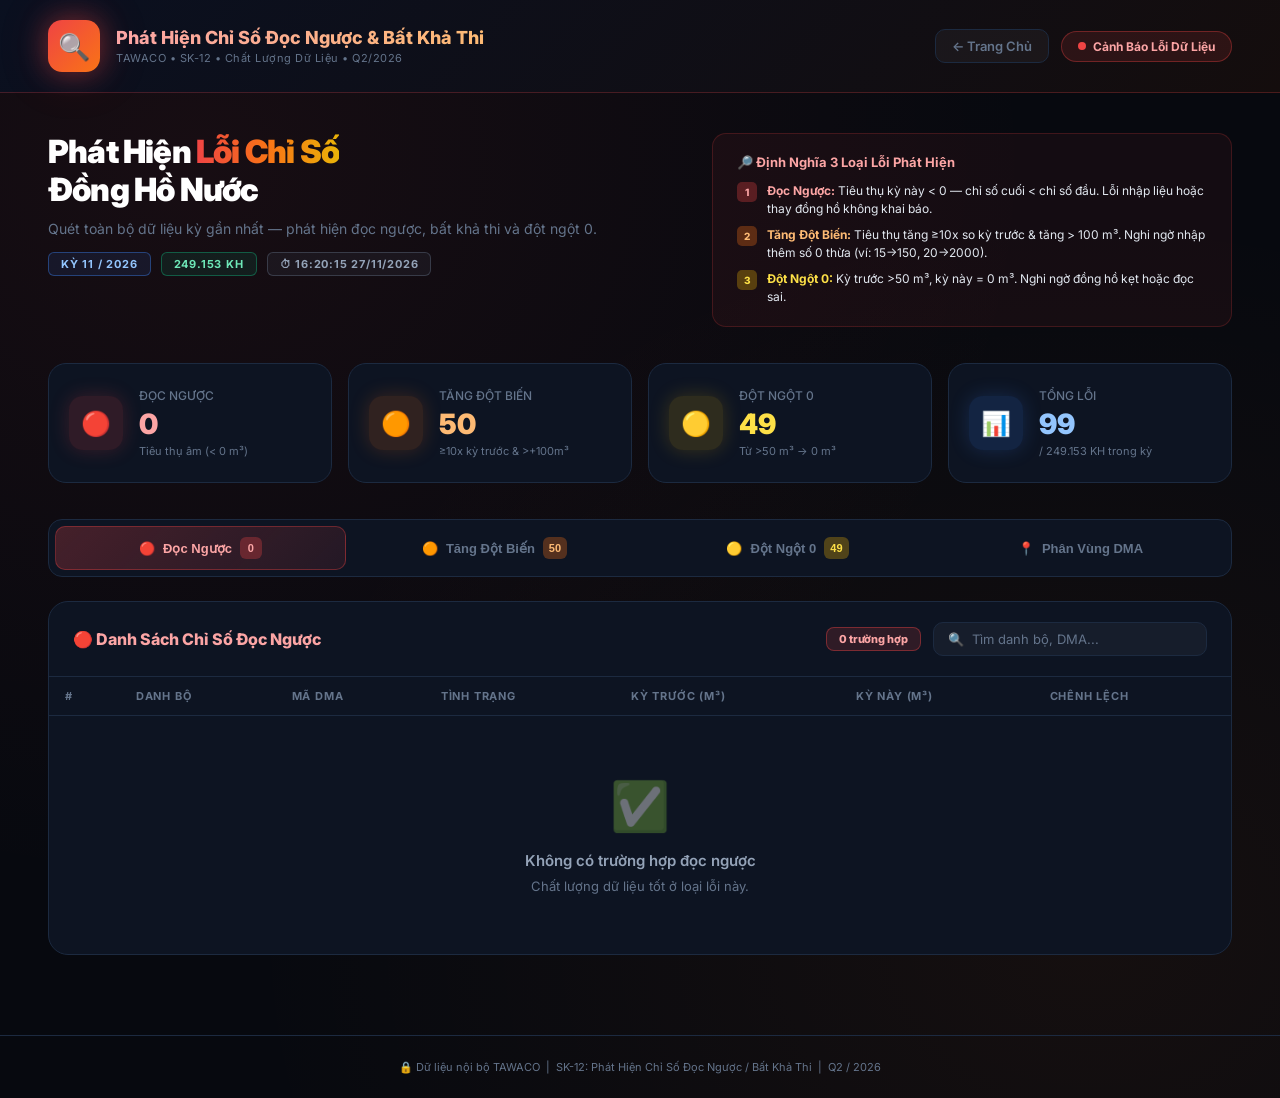
<file: Dashboard_DocNguoc.html>
<!DOCTYPE html>
<html lang="vi">
<head>
<meta charset="UTF-8">
<meta name="viewport" content="width=device-width, initial-scale=1.0">
<title>TAWACO – Phát Hiện Chỉ Số Đọc Ngược & Bất Khả Thi</title>
<meta name="description" content="SK-12: Dashboard phát hiện lỗi chỉ số đồng hồ nước – đọc ngược, bất khả thi, đột ngột 0 – TAWACO Q2/2026">
<link href="https://fonts.googleapis.com/css2?family=Inter:wght@300;400;500;600;700;800;900&display=swap" rel="stylesheet">
<script src="data_doc_nguoc.js"></script>
<style>
  :root {
    --bg:      #07090f;
    --card:    #0d1422;
    --card2:   #0f1825;
    --border:  #1c2a40;
    --red:     #ef4444;
    --orange:  #f97316;
    --yellow:  #eab308;
    --blue:    #3b82f6;
    --cyan:    #06b6d4;
    --green:   #10b981;
    --muted:   #64748b;
    --text:    #e2e8f0;
  }

  *, *::before, *::after { margin: 0; padding: 0; box-sizing: border-box; }

  body {
    font-family: 'Inter', sans-serif;
    background: var(--bg);
    color: var(--text);
    min-height: 100vh;
    background-image:
      radial-gradient(ellipse at 15% 15%, rgba(239,68,68,0.07) 0%, transparent 55%),
      radial-gradient(ellipse at 85% 85%, rgba(249,115,22,0.06) 0%, transparent 55%);
  }

  /* ── HEADER ──────────────────────────────────────── */
  .header {
    background: linear-gradient(135deg, #0a1020 0%, #140d0d 100%);
    border-bottom: 1px solid rgba(239,68,68,0.25);
    padding: 20px 48px;
    display: flex; align-items: center; justify-content: space-between;
    position: sticky; top: 0; z-index: 100;
    backdrop-filter: blur(20px);
  }
  .logo { display: flex; align-items: center; gap: 16px; }
  .logo-icon {
    width: 52px; height: 52px; border-radius: 14px;
    background: linear-gradient(135deg, #ef4444, #f97316);
    display: flex; align-items: center; justify-content: center;
    font-size: 26px;
    box-shadow: 0 0 28px rgba(239,68,68,0.45), 0 0 56px rgba(239,68,68,0.15);
  }
  .logo-title {
    font-size: 18px; font-weight: 800;
    background: linear-gradient(90deg, #fca5a5, #fdba74);
    -webkit-background-clip: text; background-clip: text;
    -webkit-text-fill-color: transparent;
  }
  .logo-sub { font-size: 11px; color: var(--muted); margin-top: 3px; letter-spacing: 0.5px; }

  .header-right { display: flex; align-items: center; gap: 12px; }
  .back-btn {
    display: flex; align-items: center; gap: 8px;
    text-decoration: none; color: var(--muted);
    background: rgba(255,255,255,0.04); border: 1px solid var(--border);
    border-radius: 10px; padding: 8px 16px; font-size: 13px; font-weight: 600;
    transition: all 0.2s;
  }
  .back-btn:hover { background: rgba(255,255,255,0.08); color: var(--text); border-color: rgba(255,255,255,0.2); }

  .badge-live {
    display: flex; align-items: center; gap: 7px;
    background: rgba(239,68,68,0.12); border: 1px solid rgba(239,68,68,0.35);
    border-radius: 20px; padding: 7px 16px;
    font-size: 12px; font-weight: 700; color: #fca5a5;
  }
  .dot-live {
    width: 8px; height: 8px; border-radius: 50%; background: #ef4444;
    animation: pulse 1.5s infinite;
  }
  @keyframes pulse { 0%,100%{opacity:1;transform:scale(1)} 50%{opacity:.4;transform:scale(1.4)} }

  /* ── MAIN ────────────────────────────────────────── */
  .main { padding: 40px 48px; max-width: 1500px; margin: 0 auto; }

  /* ── HERO TAG ────────────────────────────────────── */
  .page-hero {
    display: flex; align-items: flex-start; justify-content: space-between;
    margin-bottom: 36px; flex-wrap: wrap; gap: 20px;
  }
  .page-title {
    font-size: 32px; font-weight: 900; color: #fff;
    line-height: 1.2; letter-spacing: -0.8px;
  }
  .page-title span {
    background: linear-gradient(90deg, #ef4444, #f97316, #eab308);
    -webkit-background-clip: text; background-clip: text;
    -webkit-text-fill-color: transparent;
  }
  .page-sub { font-size: 14px; color: var(--muted); margin-top: 8px; line-height: 1.6; }
  .meta-chips { display: flex; gap: 10px; flex-wrap: wrap; margin-top: 12px; }
  .chip {
    font-size: 11px; font-weight: 700; border-radius: 6px;
    padding: 4px 12px; border: 1px solid;
    text-transform: uppercase; letter-spacing: 0.8px;
  }
  .chip-ky  { background: rgba(59,130,246,0.1); border-color: rgba(59,130,246,0.4); color: #93c5fd; }
  .chip-ts  { background: rgba(16,185,129,0.1); border-color: rgba(16,185,129,0.4); color: #6ee7b7; }
  .chip-upd { background: rgba(100,116,139,0.1); border-color: rgba(100,116,139,0.4); color: #94a3b8; }

  .definition-box {
    background: rgba(239,68,68,0.06); border: 1px solid rgba(239,68,68,0.2);
    border-radius: 14px; padding: 20px 24px; max-width: 520px;
  }
  .def-title { font-size: 13px; font-weight: 700; color: #fca5a5; margin-bottom: 12px; }
  .def-item { display: flex; gap: 10px; margin-bottom: 8px; font-size: 12px; line-height: 1.5; }
  .def-item:last-child { margin-bottom: 0; }
  .def-badge { flex-shrink: 0; width: 20px; height: 20px; border-radius: 5px; display: flex; align-items: center; justify-content: center; font-size: 10px; font-weight: 800; }
  .def-badge.red    { background: rgba(239,68,68,0.3); color: #fca5a5; }
  .def-badge.orange { background: rgba(249,115,22,0.3); color: #fdba74; }
  .def-badge.yellow { background: rgba(234,179,8,0.3);  color: #fde047; }

  /* ── KPI CARDS ───────────────────────────────────── */
  .kpi-row {
    display: grid;
    grid-template-columns: repeat(4, 1fr);
    gap: 16px; margin-bottom: 36px;
  }
  .kpi-card {
    background: var(--card); border: 1px solid var(--border);
    border-radius: 18px; padding: 24px 20px;
    display: flex; align-items: center; gap: 16px;
    transition: transform 0.25s, box-shadow 0.25s;
    animation: fadeUp 0.5s ease both;
  }
  .kpi-card:hover { transform: translateY(-4px); }
  .kpi-icon {
    width: 54px; height: 54px; border-radius: 14px; flex-shrink: 0;
    display: flex; align-items: center; justify-content: center; font-size: 24px;
  }
  .kpi-icon.red    { background: rgba(239,68,68,0.15);  box-shadow: 0 0 20px rgba(239,68,68,0.2);  }
  .kpi-icon.orange { background: rgba(249,115,22,0.15); box-shadow: 0 0 20px rgba(249,115,22,0.2); }
  .kpi-icon.yellow { background: rgba(234,179,8,0.15);  box-shadow: 0 0 20px rgba(234,179,8,0.2);  }
  .kpi-icon.blue   { background: rgba(59,130,246,0.15); box-shadow: 0 0 20px rgba(59,130,246,0.2); }
  .kpi-label { font-size: 12px; color: var(--muted); font-weight: 500; margin-bottom: 4px; }
  .kpi-val   { font-size: 28px; font-weight: 900; color: #fff; }
  .kpi-val.red    { color: #fca5a5; }
  .kpi-val.orange { color: #fdba74; }
  .kpi-val.yellow { color: #fde047; }
  .kpi-val.blue   { color: #93c5fd; }
  .kpi-sub   { font-size: 11px; color: var(--muted); margin-top: 3px; }
  .kpi-card.red:hover    { box-shadow: 0 16px 40px rgba(239,68,68,0.2);  border-color: rgba(239,68,68,0.4);  }
  .kpi-card.orange:hover { box-shadow: 0 16px 40px rgba(249,115,22,0.2); border-color: rgba(249,115,22,0.4); }
  .kpi-card.yellow:hover { box-shadow: 0 16px 40px rgba(234,179,8,0.2);  border-color: rgba(234,179,8,0.4);  }
  .kpi-card.blue:hover   { box-shadow: 0 16px 40px rgba(59,130,246,0.2); border-color: rgba(59,130,246,0.4); }

  /* ── SECTION TABS ────────────────────────────────── */
  .tab-bar {
    display: flex; gap: 4px; margin-bottom: 24px;
    background: var(--card); border: 1px solid var(--border);
    border-radius: 14px; padding: 6px;
  }
  .tab-btn {
    flex: 1; padding: 10px 16px; font-size: 13px; font-weight: 700;
    border: none; border-radius: 10px; cursor: pointer;
    background: transparent; color: var(--muted); transition: all 0.2s;
    display: flex; align-items: center; justify-content: center; gap: 8px;
  }
  .tab-btn.active-red    { background: linear-gradient(135deg,rgba(239,68,68,0.25),rgba(239,68,68,0.1)); color:#fca5a5; border: 1px solid rgba(239,68,68,0.35); }
  .tab-btn.active-orange { background: linear-gradient(135deg,rgba(249,115,22,0.25),rgba(249,115,22,0.1)); color:#fdba74; border: 1px solid rgba(249,115,22,0.35); }
  .tab-btn.active-yellow { background: linear-gradient(135deg,rgba(234,179,8,0.25),rgba(234,179,8,0.1)); color:#fde047; border: 1px solid rgba(234,179,8,0.35); }
  .tab-btn:not([class*="active"]):hover { background: rgba(255,255,255,0.05); color: var(--text); }
  .tab-count {
    display: inline-flex; align-items: center; justify-content: center;
    min-width: 22px; height: 22px; border-radius: 6px; font-size: 11px; font-weight: 900; padding: 0 6px;
  }
  .tab-count.red    { background: rgba(239,68,68,0.3);  color: #fca5a5; }
  .tab-count.orange { background: rgba(249,115,22,0.3); color: #fdba74; }
  .tab-count.yellow { background: rgba(234,179,8,0.3);  color: #fde047; }

  /* ── TABLE PANEL ─────────────────────────────────── */
  .panel {
    background: var(--card); border: 1px solid var(--border);
    border-radius: 20px; overflow: hidden;
    animation: fadeUp 0.4s ease both;
  }
  .panel-header {
    padding: 20px 24px; border-bottom: 1px solid var(--border);
    display: flex; align-items: center; justify-content: space-between; flex-wrap: wrap; gap: 12px;
  }
  .panel-title {
    font-size: 16px; font-weight: 800; display: flex; align-items: center; gap: 10px;
  }
  .panel-badge {
    font-size: 11px; font-weight: 800; border-radius: 8px; padding: 4px 12px;
    border: 1px solid;
  }
  .panel-badge.red    { background: rgba(239,68,68,0.15);  border-color: rgba(239,68,68,0.4);  color: #fca5a5; }
  .panel-badge.orange { background: rgba(249,115,22,0.15); border-color: rgba(249,115,22,0.4); color: #fdba74; }
  .panel-badge.yellow { background: rgba(234,179,8,0.15);  border-color: rgba(234,179,8,0.4);  color: #fde047; }

  .search-box {
    display: flex; align-items: center; gap: 8px;
    background: rgba(255,255,255,0.04); border: 1px solid var(--border);
    border-radius: 10px; padding: 8px 14px; font-size: 13px; color: var(--text);
    transition: border-color 0.2s;
  }
  .search-box input {
    background: none; border: none; outline: none; color: var(--text);
    font-family: 'Inter', sans-serif; font-size: 13px; width: 220px;
  }
  .search-box input::placeholder { color: var(--muted); }
  .search-box:focus-within { border-color: rgba(239,68,68,0.5); }

  /* ── TABLE ───────────────────────────────────────── */
  .tbl-wrap { overflow-x: auto; }
  table { width: 100%; border-collapse: collapse; }
  thead tr { border-bottom: 1px solid var(--border); }
  thead th {
    padding: 12px 16px; font-size: 11px; font-weight: 700; text-transform: uppercase;
    letter-spacing: 0.8px; color: var(--muted); text-align: left; white-space: nowrap;
  }
  tbody tr { border-bottom: 1px solid rgba(255,255,255,0.03); transition: background 0.15s; }
  tbody tr:hover { background: rgba(255,255,255,0.04); }
  tbody td { padding: 12px 16px; font-size: 13px; white-space: nowrap; }
  .td-danhba { font-weight: 700; font-family: 'Courier New', monospace; color: #fff; font-size: 14px; }
  .td-dma    { color: var(--cyan); font-weight: 600; font-size: 12px; }
  .td-status { display: inline-flex; align-items: center; gap: 5px; font-size: 11px; font-weight: 700; border-radius: 6px; padding: 3px 10px; }
  .td-status.dsd { background: rgba(16,185,129,0.1); color: #6ee7b7; border: 1px solid rgba(16,185,129,0.3); }
  .td-status.other { background: rgba(100,116,139,0.1); color: #94a3b8; border: 1px solid rgba(100,116,139,0.3); }
  .td-num-norm  { color: #94a3b8; }
  .td-num-bad   { color: #fca5a5; font-weight: 700; }
  .td-num-warn  { color: #fdba74; font-weight: 700; }
  .td-num-yell  { color: #fde047; font-weight: 700; }
  .val-badge {
    display: inline-flex; align-items: center; justify-content: center;
    border-radius: 8px; padding: 4px 10px; font-size: 12px; font-weight: 800; border: 1px solid;
  }
  .val-badge.red    { background: rgba(239,68,68,0.15);  border-color: rgba(239,68,68,0.4);  color: #fca5a5; }
  .val-badge.orange { background: rgba(249,115,22,0.15); border-color: rgba(249,115,22,0.4); color: #fdba74; }
  .val-badge.yellow { background: rgba(234,179,8,0.15);  border-color: rgba(234,179,8,0.4);  color: #fde047; }

  .rank-dot {
    width: 24px; height: 24px; border-radius: 7px; display: inline-flex;
    align-items: center; justify-content: center; font-size: 11px; font-weight: 900; color: #fff;
  }
  .rank-dot.r1 { background: #ef4444; }
  .rank-dot.r2 { background: #f97316; }
  .rank-dot.r3 { background: #eab308; }
  .rank-dot.rn { background: rgba(255,255,255,0.1); color: var(--muted); }

  /* ── DMA SUMMARY ─────────────────────────────────── */
  .dma-grid {
    display: grid; grid-template-columns: repeat(auto-fill, minmax(200px, 1fr));
    gap: 12px; padding: 24px;
  }
  .dma-card {
    background: var(--card2); border: 1px solid var(--border);
    border-radius: 12px; padding: 16px; transition: all 0.2s;
  }
  .dma-card:hover { border-color: rgba(239,68,68,0.4); transform: translateY(-2px); }
  .dma-name { font-size: 12px; color: var(--cyan); font-weight: 700; margin-bottom: 10px; }
  .dma-bars { display: flex; flex-direction: column; gap: 5px; }
  .dma-bar-row { display: flex; align-items: center; justify-content: space-between; font-size: 11px; }
  .dma-bar-label { color: var(--muted); }
  .dma-bar-val { font-weight: 700; }
  .dma-bar-val.red    { color: #fca5a5; }
  .dma-bar-val.orange { color: #fdba74; }
  .dma-bar-val.yellow { color: #fde047; }
  .dma-total { font-size: 14px; font-weight: 900; color: #fff; margin-bottom: 8px; }

  /* ── EMPTY / LOADING ─────────────────────────────── */
  .empty-state {
    text-align: center; padding: 60px 20px; color: var(--muted);
  }
  .empty-icon { font-size: 48px; margin-bottom: 16px; opacity: 0.4; }
  .empty-text { font-size: 15px; font-weight: 600; margin-bottom: 8px; color: #94a3b8; }
  .empty-sub  { font-size: 13px; color: var(--muted); }
  .no-data-warning {
    background: rgba(239,68,68,0.08); border: 1px solid rgba(239,68,68,0.25);
    border-radius: 14px; padding: 32px; text-align: center; margin: 0;
  }
  .no-data-warning h3 { color: #fca5a5; font-size: 18px; margin-bottom: 12px; }
  .no-data-warning p  { color: var(--muted); font-size: 13px; line-height: 1.7; }
  .no-data-warning code {
    background: rgba(239,68,68,0.15); border: 1px solid rgba(239,68,68,0.3);
    border-radius: 6px; padding: 4px 10px; color: #fca5a5; font-size: 13px;
  }

  /* ── FOOTER ──────────────────────────────────────── */
  .footer {
    text-align: center; padding: 24px 48px;
    color: var(--muted); font-size: 11px;
    border-top: 1px solid var(--border); margin-top: 40px;
  }

  /* ── ANIMATIONS ──────────────────────────────────── */
  @keyframes fadeUp {
    from { opacity: 0; transform: translateY(20px); }
    to   { opacity: 1; transform: translateY(0); }
  }
  .kpi-card:nth-child(1) { animation-delay: 0.05s; }
  .kpi-card:nth-child(2) { animation-delay: 0.10s; }
  .kpi-card:nth-child(3) { animation-delay: 0.15s; }
  .kpi-card:nth-child(4) { animation-delay: 0.20s; }

  /* ── SECTION HIDE ────────────────────────────────── */
  .section { display: none; }
  .section.active { display: block; }

  /* ── RESPONSIVE ──────────────────────────────────── */
  @media (max-width: 1024px) {
    .kpi-row { grid-template-columns: repeat(2, 1fr); }
    .main    { padding: 28px 20px; }
    .header  { padding: 16px 20px; }
    .page-hero { flex-direction: column; }
    .tab-btn span:not(.tab-count) { display: none; }
  }
  @media (max-width: 600px) {
    .kpi-row { grid-template-columns: 1fr; }
  }
</style>
</head>
<body>

<!-- HEADER -->
<div class="header">
  <div class="logo">
    <div class="logo-icon">🔍</div>
    <div>
      <div class="logo-title">Phát Hiện Chỉ Số Đọc Ngược & Bất Khả Thi</div>
      <div class="logo-sub">TAWACO • SK-12 • Chất Lượng Dữ Liệu • Q2/2026</div>
    </div>
  </div>
  <div class="header-right">
    <a href="#" onclick="if(window.parent && window.parent.showDashboard) { window.parent.showDashboard(); return false; } else { window.location.href='index.html'; return false; }" class="back-btn">← Trang Chủ</a>
    <div class="badge-live">
      <div class="dot-live"></div>
      Cảnh Báo Lỗi Dữ Liệu
    </div>
  </div>
</div>

<div class="main" id="mainContent">
  <!-- Will be populated by JS -->
</div>

<div class="footer">
  🔒 Dữ liệu nội bộ TAWACO &nbsp;|&nbsp; SK-12: Phát Hiện Chỉ Số Đọc Ngược / Bất Khả Thi &nbsp;|&nbsp; Q2 / 2026
</div>

<script>
// ─────────────────────────────────────────────────────
//  HELPERS
// ─────────────────────────────────────────────────────
function fmt(n) {
  if (n === null || n === undefined) return '—';
  return Number(n).toLocaleString('vi-VN');
}
function animateVal(el, end, duration = 1400) {
  let start = null;
  const step = (ts) => {
    if (!start) start = ts;
    const p = Math.min((ts - start) / duration, 1);
    const ease = 1 - Math.pow(1 - p, 4);
    el.textContent = Math.floor(ease * end).toLocaleString('vi-VN');
    if (p < 1) requestAnimationFrame(step);
  };
  requestAnimationFrame(step);
}

// ─────────────────────────────────────────────────────
//  RENDER NO-DATA STATE
// ─────────────────────────────────────────────────────
function renderNoData(main) {
  main.innerHTML = `
    <div class="no-data-warning">
      <h3>⚠️ Chưa Có Dữ Liệu</h3>
      <p>
        Vui lòng chạy script lấy dữ liệu từ SQL Server trước:<br><br>
        <code>node fetch_doc_nguoc.js</code><br><br>
        File <strong>data_doc_nguoc.js</strong> sẽ được tạo tự động.<br>
        Sau đó mở lại trang này để xem kết quả.
      </p>
    </div>
  `;
}

// ─────────────────────────────────────────────────────
//  RENDER TABLE ROWS
// ─────────────────────────────────────────────────────
function makeDocNguocRow(item, idx) {
  const rankClass = idx === 0 ? 'r1' : idx === 1 ? 'r2' : idx === 2 ? 'r3' : 'rn';
  const ts = item.TinhTrang === 'DSD'
    ? `<span class="td-status dsd">● DSD</span>`
    : `<span class="td-status other">${item.TinhTrang || '--'}</span>`;
  return `
    <tr>
      <td><span class="rank-dot ${rankClass}">${idx + 1}</span></td>
      <td class="td-danhba">${item.Danhba || '--'}</td>
      <td class="td-dma">${item.MaDMA || '--'}</td>
      <td>${ts}</td>
      <td class="td-num-norm">${fmt(item.ChiSoCu)}</td>
      <td class="td-num-bad">${fmt(item.ChiSoMoi)}</td>
      <td><span class="val-badge red">⬇ ${fmt(item.GiaTriAm)} m³</span></td>
    </tr>`;
}

function makeBatKhaThiRow(item, idx) {
  const rankClass = idx === 0 ? 'r1' : idx === 1 ? 'r2' : idx === 2 ? 'r3' : 'rn';
  const ts = item.TinhTrang === 'DSD'
    ? `<span class="td-status dsd">● DSD</span>`
    : `<span class="td-status other">${item.TinhTrang || '--'}</span>`;
  const tyLe = item.TyLeTang ? `${Number(item.TyLeTang).toFixed(1)}x` : '--';
  const pct  = item.PhanTramTang ? `${fmt(item.PhanTramTang)}%` : '--';
  return `
    <tr>
      <td><span class="rank-dot ${rankClass}">${idx + 1}</span></td>
      <td class="td-danhba">${item.Danhba || '--'}</td>
      <td class="td-dma">${item.MaDMA || '--'}</td>
      <td>${ts}</td>
      <td class="td-num-norm">${fmt(item.ChiSoCu)}</td>
      <td class="td-num-warn">${fmt(item.ChiSoMoi)}</td>
      <td><span class="val-badge orange">↑ ${fmt(item.KhoiLuongThem)} m³</span></td>
      <td style="color:#fb923c;font-weight:800;font-size:15px;">🔴 ${tyLe}</td>
      <td class="td-num-warn">+${pct}</td>
    </tr>`;
}

function makeDotNgot0Row(item, idx) {
  const rankClass = idx === 0 ? 'r1' : idx === 1 ? 'r2' : idx === 2 ? 'r3' : 'rn';
  const ts = item.TinhTrang === 'DSD'
    ? `<span class="td-status dsd">● DSD</span>`
    : `<span class="td-status other">${item.TinhTrang || '--'}</span>`;
  return `
    <tr>
      <td><span class="rank-dot ${rankClass}">${idx + 1}</span></td>
      <td class="td-danhba">${item.Danhba || '--'}</td>
      <td class="td-dma">${item.MaDMA || '--'}</td>
      <td>${ts}</td>
      <td class="td-num-yell">${fmt(item.ChiSoCu)}</td>
      <td style="color:#64748b;">0</td>
      <td><span class="val-badge yellow">Mất ${fmt(item.KhoiLuongMat)} m³</span></td>
    </tr>`;
}

// ─────────────────────────────────────────────────────
//  RENDER DMA STATS
// ─────────────────────────────────────────────────────
function renderDMASummary(phanBoDMA) {
  if (!phanBoDMA || phanBoDMA.length === 0) {
    return '<div class="empty-state"><div class="empty-icon">📍</div><div class="empty-text">Không có dữ liệu DMA</div></div>';
  }
  const top = phanBoDMA.slice(0, 20);
  const cards = top.map(d => `
    <div class="dma-card">
      <div class="dma-name">📍 ${d.dma}</div>
      <div class="dma-total">${d.tong} lỗi</div>
      <div class="dma-bars">
        <div class="dma-bar-row">
          <span class="dma-bar-label">🔴 Đọc Ngược</span>
          <span class="dma-bar-val red">${d.docNguoc}</span>
        </div>
        <div class="dma-bar-row">
          <span class="dma-bar-label">🟠 Bất Khả Thi</span>
          <span class="dma-bar-val orange">${d.batKhaThi}</span>
        </div>
        <div class="dma-bar-row">
          <span class="dma-bar-label">🟡 Đột Ngột 0</span>
          <span class="dma-bar-val yellow">${d.dotNgot0}</span>
        </div>
      </div>
    </div>`).join('');
  return `<div class="dma-grid">${cards}</div>`;
}

// ─────────────────────────────────────────────────────
//  SETUP SEARCH FILTER
// ─────────────────────────────────────────────────────
function setupSearch(inputId, tbodyId) {
  const inp = document.getElementById(inputId);
  const tbl = document.getElementById(tbodyId);
  if (!inp || !tbl) return;
  inp.addEventListener('input', () => {
    const q = inp.value.trim().toLowerCase();
    Array.from(tbl.querySelectorAll('tr')).forEach(row => {
      row.style.display = row.textContent.toLowerCase().includes(q) ? '' : 'none';
    });
  });
}

// ─────────────────────────────────────────────────────
//  TAB SWITCHING
// ─────────────────────────────────────────────────────
function switchTab(tabId, btnId, activeClass) {
  document.querySelectorAll('.section').forEach(s => s.classList.remove('active'));
  document.querySelectorAll('.tab-btn').forEach(b => {
    b.className = b.className.replace(/active-\w+/g, '').trim();
  });
  document.getElementById(tabId).classList.add('active');
  document.getElementById(btnId).classList.add(activeClass);
}

// ─────────────────────────────────────────────────────
//  MAIN RENDER
// ─────────────────────────────────────────────────────
document.addEventListener('DOMContentLoaded', () => {
  const main = document.getElementById('mainContent');

  if (typeof TAWACO_DOC_NGUOC === 'undefined') {
    renderNoData(main);
    return;
  }

  const D = TAWACO_DOC_NGUOC;
  const L = D.tongLoi || {};
  const docList = D.docNguocList  || [];
  const batList = D.batKhaThiList || [];
  const dotList = D.dotNgot0List  || [];

  main.innerHTML = `
    <!-- PAGE HERO -->
    <div class="page-hero">
      <div>
        <div class="page-title">Phát Hiện <span>Lỗi Chỉ Số</span><br>Đồng Hồ Nước</div>
        <div class="page-sub">
          Quét toàn bộ dữ liệu kỳ gần nhất — phát hiện đọc ngược, bất khả thi và đột ngột 0.
        </div>
        <div class="meta-chips">
          <span class="chip chip-ky" id="chipKy">Kỳ --</span>
          <span class="chip chip-ts" id="chipTS">-- KH</span>
          <span class="chip chip-upd" id="chipUpd">⏱ --</span>
        </div>
      </div>
      <div class="definition-box">
        <div class="def-title">🔎 Định Nghĩa 3 Loại Lỗi Phát Hiện</div>
        <div class="def-item">
          <div class="def-badge red">1</div>
          <div><strong style="color:#fca5a5">Đọc Ngược:</strong> Tiêu thụ kỳ này < 0 — chỉ số cuối &lt; chỉ số đầu. Lỗi nhập liệu hoặc thay đồng hồ không khai báo.</div>
        </div>
        <div class="def-item">
          <div class="def-badge orange">2</div>
          <div><strong style="color:#fdba74">Tăng Đột Biến:</strong> Tiêu thụ tăng ≥<span id="defTyLe">10</span>x so kỳ trước & tăng > <span id="defAbsM3">100</span> m³. Nghi ngờ nhập thêm số 0 thừa (ví: 15→150, 20→2000).</div>
        </div>
        <div class="def-item">
          <div class="def-badge yellow">3</div>
          <div><strong style="color:#fde047">Đột Ngột 0:</strong> Kỳ trước &gt;50 m³, kỳ này = 0 m³. Nghi ngờ đồng hồ kẹt hoặc đọc sai.</div>
        </div>
      </div>
    </div>

    <!-- KPI CARDS -->
    <div class="kpi-row">
      <div class="kpi-card red">
        <div class="kpi-icon red">🔴</div>
        <div>
          <div class="kpi-label">ĐỌC NGƯỢC</div>
          <div class="kpi-val red" id="kpiDocNguoc">0</div>
          <div class="kpi-sub">Tiêu thụ âm (< 0 m³)</div>
        </div>
      </div>
      <div class="kpi-card orange">
        <div class="kpi-icon orange">🟠</div>
        <div>
          <div class="kpi-label">TĂNG ĐỘT BIẾN</div>
          <div class="kpi-val orange" id="kpiBatKhaThi">0</div>
          <div class="kpi-sub">≥<span id="kpiTyLe">10</span>x kỳ trước & >+<span id="kpiAbsM3">100</span>m³</div>
        </div>
      </div>
      <div class="kpi-card yellow">
        <div class="kpi-icon yellow">🟡</div>
        <div>
          <div class="kpi-label">ĐỘT NGỘT 0</div>
          <div class="kpi-val yellow" id="kpiDotNgot0">0</div>
          <div class="kpi-sub">Từ >50 m³ → 0 m³</div>
        </div>
      </div>
      <div class="kpi-card blue">
        <div class="kpi-icon blue">📊</div>
        <div>
          <div class="kpi-label">TỔNG LỖI</div>
          <div class="kpi-val blue" id="kpiTotal">0</div>
          <div class="kpi-sub">/ <span id="kpiTongKH">--</span> KH trong kỳ</div>
        </div>
      </div>
    </div>

    <!-- TABS -->
    <div class="tab-bar">
      <button class="tab-btn" id="tabBtn1" onclick="switchTab('sec1','tabBtn1','active-red')">
        🔴 <span>Đọc Ngược</span> <span class="tab-count red" id="cnt1">0</span>
      </button>
      <button class="tab-btn" id="tabBtn2" onclick="switchTab('sec2','tabBtn2','active-orange')">
        🟠 <span>Tăng Đột Biến</span> <span class="tab-count orange" id="cnt2">0</span>
      </button>
      <button class="tab-btn" id="tabBtn3" onclick="switchTab('sec3','tabBtn3','active-yellow')">
        🟡 <span>Đột Ngột 0</span> <span class="tab-count yellow" id="cnt3">0</span>
      </button>
      <button class="tab-btn" id="tabBtn4" onclick="switchTab('sec4','tabBtn4','active-red')">
        📍 <span>Phân Vùng DMA</span>
      </button>
    </div>

    <!-- SECTION 1: ĐỌC NGƯỢC -->
    <div class="section active" id="sec1">
      <div class="panel">
        <div class="panel-header">
          <div class="panel-title" style="color:#fca5a5">🔴 Danh Sách Chỉ Số Đọc Ngược</div>
          <div style="display:flex;align-items:center;gap:12px;flex-wrap:wrap;">
            <span class="panel-badge red" id="badgeDocNguoc">0 trường hợp</span>
            <div class="search-box">
              🔍 <input type="text" id="searchDocNguoc" placeholder="Tìm danh bộ, DMA...">
            </div>
          </div>
        </div>
        <div class="tbl-wrap">
          <table>
            <thead>
              <tr>
                <th>#</th><th>Danh Bộ</th><th>Mã DMA</th><th>Tình Trạng</th>
                <th>Kỳ Trước (m³)</th><th>Kỳ Này (m³)</th><th>Chênh Lệch</th>
              </tr>
            </thead>
            <tbody id="tbodyDocNguoc"></tbody>
          </table>
          <div id="emptyDocNguoc" class="empty-state" style="display:none">
            <div class="empty-icon">✅</div>
            <div class="empty-text">Không có trường hợp đọc ngược</div>
            <div class="empty-sub">Chất lượng dữ liệu tốt ở loại lỗi này.</div>
          </div>
        </div>
      </div>
    </div>

    <!-- SECTION 2: BẤT KHẢ THI -->
    <div class="section" id="sec2">
      <div class="panel">
        <div class="panel-header">
          <div class="panel-title" style="color:#fdba74">🟠 Danh Sách Tăng Đột Biến ≥ 10x</div>
          <div style="display:flex;align-items:center;gap:12px;flex-wrap:wrap;">
            <span class="panel-badge orange" id="badgeBatKhaThi">0 trường hợp</span>
            <div class="search-box">
              🔍 <input type="text" id="searchBatKhaThi" placeholder="Tìm danh bộ, DMA...">
            </div>
          </div>
        </div>
        <div class="tbl-wrap">
          <table>
            <thead>
              <tr>
                <th>#</th><th>Danh Bộ</th><th>Mã DMA</th><th>Tình Trạng</th>
                <th>Kỳ Trước (m³)</th><th>Kỳ Này (m³)</th><th>Tăng Thêm</th>
                <th>Tỷ Lệ x lần</th><th>% Tăng</th>
              </tr>
            </thead>
            <tbody id="tbodyBatKhaThi"></tbody>
          </table>
          <div id="emptyBatKhaThi" class="empty-state" style="display:none">
            <div class="empty-icon">✅</div>
            <div class="empty-text">Không có trường hợp bất khả thi</div>
            <div class="empty-sub">Không có chỉ số nào vượt ngưỡng vật lý.</div>
          </div>
        </div>
      </div>
    </div>

    <!-- SECTION 3: ĐỘT NGỘT 0 -->
    <div class="section" id="sec3">
      <div class="panel">
        <div class="panel-header">
          <div class="panel-title" style="color:#fde047">🟡 Danh Sách Đột Ngột 0</div>
          <div style="display:flex;align-items:center;gap:12px;flex-wrap:wrap;">
            <span class="panel-badge yellow" id="badgeDotNgot0">0 trường hợp</span>
            <div class="search-box">
              🔍 <input type="text" id="searchDotNgot0" placeholder="Tìm danh bộ, DMA...">
            </div>
          </div>
        </div>
        <div class="tbl-wrap">
          <table>
            <thead>
              <tr>
                <th>#</th><th>Danh Bộ</th><th>Mã DMA</th><th>Tình Trạng</th>
                <th>Kỳ Trước (m³)</th><th>Kỳ Này (m³)</th><th>Sản Lượng Mất</th>
              </tr>
            </thead>
            <tbody id="tbodyDotNgot0"></tbody>
          </table>
          <div id="emptyDotNgot0" class="empty-state" style="display:none">
            <div class="empty-icon">✅</div>
            <div class="empty-text">Không có trường hợp đột ngột 0</div>
            <div class="empty-sub">Dữ liệu ổn định.</div>
          </div>
        </div>
      </div>
    </div>

    <!-- SECTION 4: DMA -->
    <div class="section" id="sec4">
      <div class="panel">
        <div class="panel-header">
          <div class="panel-title" style="color:#67e8f9">📍 Phân Bổ Lỗi Theo DMA/Vùng</div>
          <span class="panel-badge red" id="badgeDMA">0 DMA có lỗi</span>
        </div>
        <div id="dmaContent"></div>
      </div>
    </div>
  `;

  // ── Populate meta ──
  document.getElementById('chipKy').textContent   = `Kỳ ${D.ky} / ${D.nam}`;
  document.getElementById('chipTS').textContent   = `${(D.tongKH || 0).toLocaleString('vi-VN')} KH`;
  document.getElementById('chipUpd').textContent  = `⏱ ${D.lastUpdated}`;
  document.getElementById('defTyLe').textContent  = D.nguong_tyLe  || 10;
  document.getElementById('defAbsM3').textContent  = D.nguong_absM3 || 100;
  document.getElementById('kpiTyLe').textContent   = D.nguong_tyLe  || 10;
  document.getElementById('kpiAbsM3').textContent  = D.nguong_absM3 || 100;

  // ── Animate KPIs ──
  animateVal(document.getElementById('kpiDocNguoc'),  L.docNguoc  || 0);
  animateVal(document.getElementById('kpiBatKhaThi'), L.batKhaThi || 0);
  animateVal(document.getElementById('kpiDotNgot0'),  L.dotNgot0  || 0);
  animateVal(document.getElementById('kpiTotal'),     L.total     || 0);
  document.getElementById('kpiTongKH').textContent = (D.tongKH || 0).toLocaleString('vi-VN');

  // ── Tab counts ──
  document.getElementById('cnt1').textContent = L.docNguoc  || 0;
  document.getElementById('cnt2').textContent = L.batKhaThi || 0;
  document.getElementById('cnt3').textContent = L.dotNgot0  || 0;

  // ── Badges ──
  document.getElementById('badgeDocNguoc').textContent  = `${L.docNguoc  || 0} trường hợp`;
  document.getElementById('badgeBatKhaThi').textContent = `${L.batKhaThi || 0} trường hợp`;
  document.getElementById('badgeDotNgot0').textContent  = `${L.dotNgot0  || 0} trường hợp`;
  document.getElementById('badgeDMA').textContent        = `${(D.phanBoDMA || []).length} DMA có lỗi`;

  // ── Render tables ──
  const tbody1 = document.getElementById('tbodyDocNguoc');
  if (docList.length > 0) {
    tbody1.innerHTML = docList.map((r, i) => makeDocNguocRow(r, i)).join('');
  } else {
    document.getElementById('emptyDocNguoc').style.display = 'block';
  }

  const tbody2 = document.getElementById('tbodyBatKhaThi');
  if (batList.length > 0) {
    tbody2.innerHTML = batList.map((r, i) => makeBatKhaThiRow(r, i)).join('');
  } else {
    document.getElementById('emptyBatKhaThi').style.display = 'block';
  }

  const tbody3 = document.getElementById('tbodyDotNgot0');
  if (dotList.length > 0) {
    tbody3.innerHTML = dotList.map((r, i) => makeDotNgot0Row(r, i)).join('');
  } else {
    document.getElementById('emptyDotNgot0').style.display = 'block';
  }

  // ── Render DMA ──
  document.getElementById('dmaContent').innerHTML = renderDMASummary(D.phanBoDMA);

  // ── Search ──
  setupSearch('searchDocNguoc',  'tbodyDocNguoc');
  setupSearch('searchBatKhaThi', 'tbodyBatKhaThi');
  setupSearch('searchDotNgot0',  'tbodyDotNgot0');

  // ── Activate first tab ──
  switchTab('sec1', 'tabBtn1', 'active-red');
});
</script>
</body>
</html>
</file>
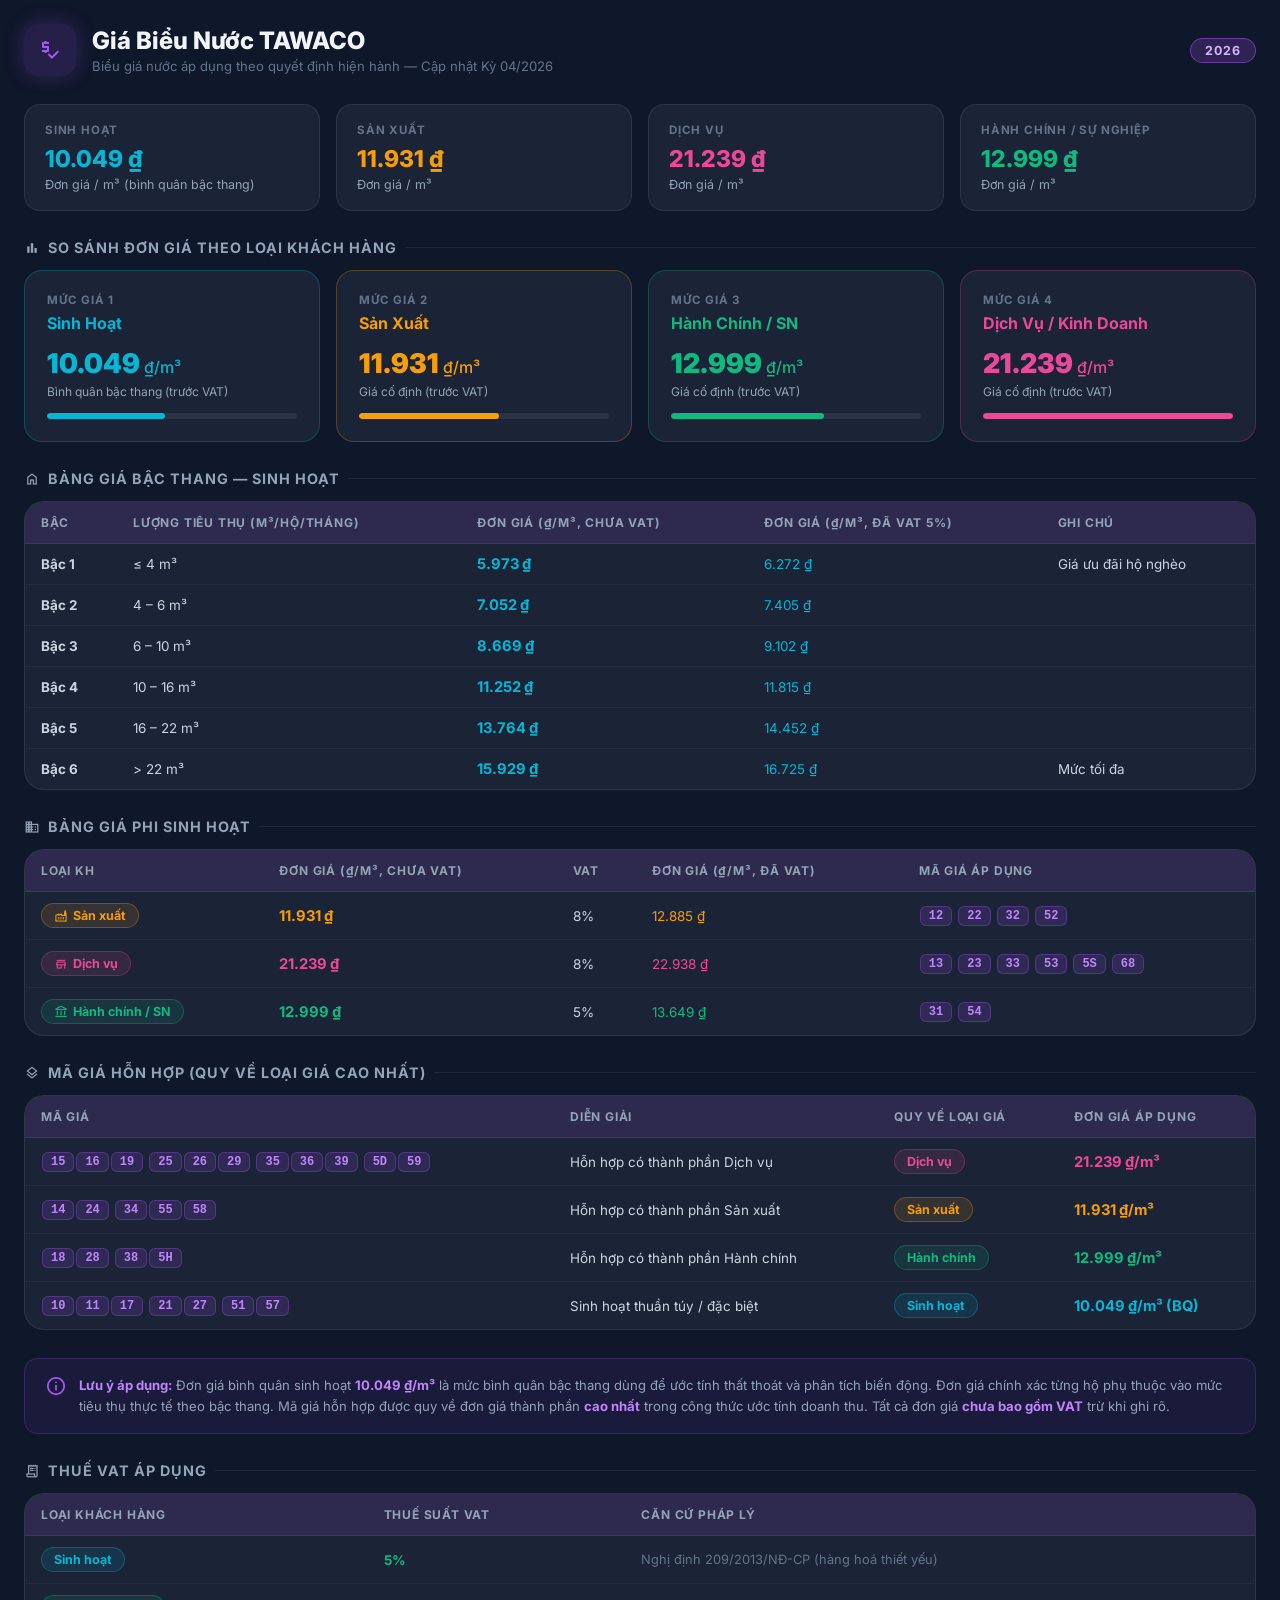
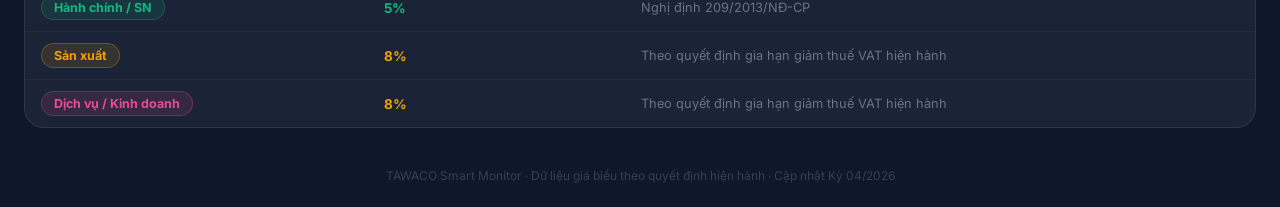
<file: Dashboard_GiaBieu.html>
<!DOCTYPE html>
<html lang="vi">
<head>
<meta charset="UTF-8">
<meta name="viewport" content="width=device-width, initial-scale=1.0">
<title>Giá Biểu Nước TAWACO 2026</title>
<link href="https://fonts.googleapis.com/css2?family=Inter:wght@300;400;500;600;700;800&display=swap" rel="stylesheet">
<link rel="stylesheet" href="https://fonts.googleapis.com/css2?family=Material+Symbols+Outlined:opsz,wght,FILL,GRAD@24,400,0,0"/>
<style>
  *, *::before, *::after { box-sizing: border-box; margin: 0; padding: 0; }
  body {
    font-family: 'Inter', sans-serif;
    background: #0f172a;
    color: #e2e8f0;
    min-height: 100vh;
    padding: 24px;
  }

  /* ── Header ── */
  .page-header {
    display: flex; align-items: center; gap: 16px;
    margin-bottom: 28px;
  }
  .page-header .icon-box {
    width: 52px; height: 52px; border-radius: 14px;
    background: rgba(168,85,247,0.15); color: #a855f7;
    display: flex; align-items: center; justify-content: center;
    font-size: 26px; box-shadow: 0 0 20px rgba(168,85,247,0.25);
  }
  .page-header h1 { font-size: 1.5rem; font-weight: 800; color: #f1f5f9; }
  .page-header p  { font-size: 0.82rem; color: #64748b; margin-top: 3px; }
  .badge-2026 {
    margin-left: auto;
    background: rgba(168,85,247,0.2); border: 1px solid rgba(168,85,247,0.5);
    color: #d8b4fe; border-radius: 20px; padding: 4px 14px;
    font-size: 0.78rem; font-weight: 700; letter-spacing: 1px;
  }

  /* ── KPI Summary Cards ── */
  .summary-grid {
    display: grid;
    grid-template-columns: repeat(auto-fit, minmax(200px, 1fr));
    gap: 16px; margin-bottom: 28px;
  }
  .sum-card {
    background: rgba(30,41,59,0.8);
    border: 1px solid rgba(255,255,255,0.08);
    border-radius: 16px; padding: 18px 20px;
    transition: border-color .25s;
  }
  .sum-card:hover { border-color: rgba(168,85,247,0.4); }
  .sum-card .label { font-size: 0.72rem; text-transform: uppercase; letter-spacing: .8px; color: #64748b; font-weight: 700; margin-bottom: 8px; }
  .sum-card .value { font-size: 1.45rem; font-weight: 800; }
  .sum-card .sub   { font-size: 0.78rem; color: #94a3b8; margin-top: 4px; }
  .color-sh  { color: #06b6d4; }
  .color-sx  { color: #f59e0b; }
  .color-dv  { color: #ec4899; }
  .color-hc  { color: #10b981; }

  /* ── Section title ── */
  .section-title {
    font-size: 0.9rem; font-weight: 700; color: #94a3b8;
    text-transform: uppercase; letter-spacing: 1px;
    margin-bottom: 14px; display: flex; align-items: center; gap: 8px;
  }
  .section-title::after {
    content: ''; flex: 1; height: 1px; background: rgba(255,255,255,0.07);
  }

  /* ── Main table ── */
  .table-wrap {
    background: rgba(30,41,59,0.8); border: 1px solid rgba(255,255,255,0.08);
    border-radius: 20px; overflow: hidden; margin-bottom: 28px;
  }
  table { width: 100%; border-collapse: collapse; }
  thead tr { background: rgba(168,85,247,0.12); }
  th {
    padding: 13px 16px; font-size: 0.75rem; font-weight: 700;
    color: #94a3b8; text-transform: uppercase; letter-spacing: .8px;
    text-align: left; white-space: nowrap;
    border-bottom: 1px solid rgba(255,255,255,0.07);
  }
  td {
    padding: 11px 16px; font-size: 0.84rem; color: #cbd5e1;
    border-bottom: 1px solid rgba(255,255,255,0.04);
    vertical-align: middle;
  }
  tbody tr:last-child td { border-bottom: none; }
  tbody tr:hover { background: rgba(255,255,255,0.03); }

  .ma-gia-badge {
    display: inline-block; background: rgba(168,85,247,0.15);
    border: 1px solid rgba(168,85,247,0.3); color: #c084fc;
    border-radius: 6px; padding: 2px 8px; font-size: 0.75rem;
    font-weight: 700; font-family: monospace; margin: 1px;
  }

  .loai-badge {
    display: inline-flex; align-items: center; gap: 5px;
    border-radius: 20px; padding: 4px 12px; font-size: 0.78rem; font-weight: 700;
  }
  .loai-sh { background: rgba(6,182,212,0.12); color: #06b6d4; border: 1px solid rgba(6,182,212,0.3); }
  .loai-sx { background: rgba(245,158,11,0.12); color: #f59e0b; border: 1px solid rgba(245,158,11,0.3); }
  .loai-dv { background: rgba(236,72,153,0.12); color: #ec4899; border: 1px solid rgba(236,72,153,0.3); }
  .loai-hc { background: rgba(16,185,129,0.12); color: #10b981; border: 1px solid rgba(16,185,129,0.3); }
  .loai-hh { background: rgba(139,92,246,0.12); color: #a78bfa; border: 1px solid rgba(139,92,246,0.3); }

  .don-gia {
    font-weight: 700; font-size: 0.92rem;
  }

  /* ── Biểu đồ so sánh giá đơn giản ── */
  .price-compare-grid {
    display: grid;
    grid-template-columns: repeat(auto-fit, minmax(220px, 1fr));
    gap: 16px; margin-bottom: 28px;
  }
  .price-card {
    background: rgba(30,41,59,0.8); border: 1px solid rgba(255,255,255,0.08);
    border-radius: 18px; padding: 22px;
  }
  .price-card .pc-label { font-size: 0.72rem; font-weight: 700; text-transform: uppercase; letter-spacing: .8px; color: #64748b; margin-bottom: 6px; }
  .price-card .pc-name  { font-size: 1rem; font-weight: 700; margin-bottom: 14px; }
  .price-card .pc-price { font-size: 1.7rem; font-weight: 900; margin-bottom: 4px; }
  .price-card .pc-unit  { font-size: 0.75rem; color: #94a3b8; }
  .price-bar {
    height: 6px; border-radius: 999px; margin-top: 14px;
    background: rgba(255,255,255,0.07); overflow: hidden;
  }
  .price-bar-fill { height: 100%; border-radius: 999px; }

  /* ── Note box ── */
  .note-box {
    background: rgba(168,85,247,0.08); border: 1px solid rgba(168,85,247,0.2);
    border-radius: 14px; padding: 16px 20px; margin-bottom: 28px;
    display: flex; gap: 12px; align-items: flex-start;
  }
  .note-box .mat { color: #a855f7; font-size: 22px; flex-shrink: 0; }
  .note-box p { font-size: 0.82rem; color: #94a3b8; line-height: 1.6; }
  .note-box strong { color: #c084fc; }

  /* ── Footer ── */
  .footer { text-align: center; font-size: 0.75rem; color: #334155; padding-top: 12px; }

  @media (max-width: 600px) {
    body { padding: 14px; }
    th, td { padding: 9px 10px; font-size: 0.78rem; }
    .ma-gia-badge { font-size: 0.7rem; padding: 1px 5px; }
  }
</style>
</head>
<body>

<!-- ── Header ── -->
<div class="page-header">
  <div class="icon-box"><span class="material-symbols-outlined">price_check</span></div>
  <div>
    <h1>Giá Biểu Nước TAWACO</h1>
    <p>Biểu giá nước áp dụng theo quyết định hiện hành — Cập nhật Kỳ 04/2026</p>
  </div>
  <div class="badge-2026">2026</div>
</div>

<!-- ── 4 KPI Cards tóm tắt giá ── -->
<div class="summary-grid">
  <div class="sum-card">
    <div class="label">Sinh hoạt</div>
    <div class="value color-sh">10.049 ₫</div>
    <div class="sub">Đơn giá / m³ (bình quân bậc thang)</div>
  </div>
  <div class="sum-card">
    <div class="label">Sản xuất</div>
    <div class="value color-sx">11.931 ₫</div>
    <div class="sub">Đơn giá / m³</div>
  </div>
  <div class="sum-card">
    <div class="label">Dịch vụ</div>
    <div class="value color-dv">21.239 ₫</div>
    <div class="sub">Đơn giá / m³</div>
  </div>
  <div class="sum-card">
    <div class="label">Hành chính / Sự nghiệp</div>
    <div class="value color-hc">12.999 ₫</div>
    <div class="sub">Đơn giá / m³</div>
  </div>
</div>

<!-- ── So sánh giá trực quan ── -->
<div class="section-title"><span class="material-symbols-outlined" style="font-size:16px">bar_chart</span> So Sánh Đơn Giá Theo Loại Khách Hàng</div>
<div class="price-compare-grid">
  <div class="price-card" style="border-color:rgba(6,182,212,0.25)">
    <div class="pc-label">Mức giá 1</div>
    <div class="pc-name color-sh">Sinh Hoạt</div>
    <div class="pc-price color-sh">10.049<span style="font-size:1rem;font-weight:500"> ₫/m³</span></div>
    <div class="pc-unit">Bình quân bậc thang (trước VAT)</div>
    <div class="price-bar"><div class="price-bar-fill" style="width:47%;background:#06b6d4"></div></div>
  </div>
  <div class="price-card" style="border-color:rgba(245,158,11,0.25)">
    <div class="pc-label">Mức giá 2</div>
    <div class="pc-name color-sx">Sản Xuất</div>
    <div class="pc-price color-sx">11.931<span style="font-size:1rem;font-weight:500"> ₫/m³</span></div>
    <div class="pc-unit">Giá cố định (trước VAT)</div>
    <div class="price-bar"><div class="price-bar-fill" style="width:56%;background:#f59e0b"></div></div>
  </div>
  <div class="price-card" style="border-color:rgba(16,185,129,0.25)">
    <div class="pc-label">Mức giá 3</div>
    <div class="pc-name color-hc">Hành Chính / SN</div>
    <div class="pc-price color-hc">12.999<span style="font-size:1rem;font-weight:500"> ₫/m³</span></div>
    <div class="pc-unit">Giá cố định (trước VAT)</div>
    <div class="price-bar"><div class="price-bar-fill" style="width:61%;background:#10b981"></div></div>
  </div>
  <div class="price-card" style="border-color:rgba(236,72,153,0.25)">
    <div class="pc-label">Mức giá 4</div>
    <div class="pc-name color-dv">Dịch Vụ / Kinh Doanh</div>
    <div class="pc-price color-dv">21.239<span style="font-size:1rem;font-weight:500"> ₫/m³</span></div>
    <div class="pc-unit">Giá cố định (trước VAT)</div>
    <div class="price-bar"><div class="price-bar-fill" style="width:100%;background:#ec4899"></div></div>
  </div>
</div>

<!-- ── Bảng Giá Bậc Thang Sinh Hoạt ── -->
<div class="section-title"><span class="material-symbols-outlined" style="font-size:16px">home</span> Bảng Giá Bậc Thang — Sinh Hoạt</div>
<div class="table-wrap" style="margin-bottom:28px">
  <table>
    <thead>
      <tr>
        <th>Bậc</th>
        <th>Lượng tiêu thụ (m³/hộ/tháng)</th>
        <th>Đơn giá (₫/m³, chưa VAT)</th>
        <th>Đơn giá (₫/m³, đã VAT 5%)</th>
        <th>Ghi chú</th>
      </tr>
    </thead>
    <tbody>
      <tr>
        <td><strong>Bậc 1</strong></td>
        <td>≤ 4 m³</td>
        <td class="don-gia color-sh">5.973 ₫</td>
        <td class="color-sh">6.272 ₫</td>
        <td>Giá ưu đãi hộ nghèo</td>
      </tr>
      <tr>
        <td><strong>Bậc 2</strong></td>
        <td>4 – 6 m³</td>
        <td class="don-gia color-sh">7.052 ₫</td>
        <td class="color-sh">7.405 ₫</td>
        <td></td>
      </tr>
      <tr>
        <td><strong>Bậc 3</strong></td>
        <td>6 – 10 m³</td>
        <td class="don-gia color-sh">8.669 ₫</td>
        <td class="color-sh">9.102 ₫</td>
        <td></td>
      </tr>
      <tr>
        <td><strong>Bậc 4</strong></td>
        <td>10 – 16 m³</td>
        <td class="don-gia color-sh">11.252 ₫</td>
        <td class="color-sh">11.815 ₫</td>
        <td></td>
      </tr>
      <tr>
        <td><strong>Bậc 5</strong></td>
        <td>16 – 22 m³</td>
        <td class="don-gia color-sh">13.764 ₫</td>
        <td class="color-sh">14.452 ₫</td>
        <td></td>
      </tr>
      <tr>
        <td><strong>Bậc 6</strong></td>
        <td>> 22 m³</td>
        <td class="don-gia color-sh">15.929 ₫</td>
        <td class="color-sh">16.725 ₫</td>
        <td>Mức tối đa</td>
      </tr>
    </tbody>
  </table>
</div>

<!-- ── Bảng Giá Kinh Doanh / SX / HC ── -->
<div class="section-title"><span class="material-symbols-outlined" style="font-size:16px">business</span> Bảng Giá Phi Sinh Hoạt</div>
<div class="table-wrap" style="margin-bottom:28px">
  <table>
    <thead>
      <tr>
        <th>Loại KH</th>
        <th>Đơn giá (₫/m³, chưa VAT)</th>
        <th>VAT</th>
        <th>Đơn giá (₫/m³, đã VAT)</th>
        <th>Mã giá áp dụng</th>
      </tr>
    </thead>
    <tbody>
      <tr>
        <td><span class="loai-badge loai-sx"><span class="material-symbols-outlined" style="font-size:14px">factory</span>Sản xuất</span></td>
        <td class="don-gia color-sx">11.931 ₫</td>
        <td>8%</td>
        <td class="color-sx">12.885 ₫</td>
        <td>
          <span class="ma-gia-badge">12</span>
          <span class="ma-gia-badge">22</span>
          <span class="ma-gia-badge">32</span>
          <span class="ma-gia-badge">52</span>
        </td>
      </tr>
      <tr>
        <td><span class="loai-badge loai-dv"><span class="material-symbols-outlined" style="font-size:14px">store</span>Dịch vụ</span></td>
        <td class="don-gia color-dv">21.239 ₫</td>
        <td>8%</td>
        <td class="color-dv">22.938 ₫</td>
        <td>
          <span class="ma-gia-badge">13</span>
          <span class="ma-gia-badge">23</span>
          <span class="ma-gia-badge">33</span>
          <span class="ma-gia-badge">53</span>
          <span class="ma-gia-badge">5S</span>
          <span class="ma-gia-badge">68</span>
        </td>
      </tr>
      <tr>
        <td><span class="loai-badge loai-hc"><span class="material-symbols-outlined" style="font-size:14px">account_balance</span>Hành chính / SN</span></td>
        <td class="don-gia color-hc">12.999 ₫</td>
        <td>5%</td>
        <td class="color-hc">13.649 ₫</td>
        <td>
          <span class="ma-gia-badge">31</span>
          <span class="ma-gia-badge">54</span>
        </td>
      </tr>
    </tbody>
  </table>
</div>

<!-- ── Bảng Mã Giá Hỗn Hợp ── -->
<div class="section-title"><span class="material-symbols-outlined" style="font-size:16px">layers</span> Mã Giá Hỗn Hợp (Quy về loại giá cao nhất)</div>
<div class="table-wrap" style="margin-bottom:28px">
  <table>
    <thead>
      <tr>
        <th>Mã giá</th>
        <th>Diễn giải</th>
        <th>Quy về loại giá</th>
        <th>Đơn giá áp dụng</th>
      </tr>
    </thead>
    <tbody>
      <tr>
        <td>
          <span class="ma-gia-badge">15</span><span class="ma-gia-badge">16</span><span class="ma-gia-badge">19</span>
          <span class="ma-gia-badge">25</span><span class="ma-gia-badge">26</span><span class="ma-gia-badge">29</span>
          <span class="ma-gia-badge">35</span><span class="ma-gia-badge">36</span><span class="ma-gia-badge">39</span>
          <span class="ma-gia-badge">5D</span><span class="ma-gia-badge">59</span>
        </td>
        <td>Hỗn hợp có thành phần Dịch vụ</td>
        <td><span class="loai-badge loai-dv">Dịch vụ</span></td>
        <td class="don-gia color-dv">21.239 ₫/m³</td>
      </tr>
      <tr>
        <td>
          <span class="ma-gia-badge">14</span><span class="ma-gia-badge">24</span>
          <span class="ma-gia-badge">34</span><span class="ma-gia-badge">55</span><span class="ma-gia-badge">58</span>
        </td>
        <td>Hỗn hợp có thành phần Sản xuất</td>
        <td><span class="loai-badge loai-sx">Sản xuất</span></td>
        <td class="don-gia color-sx">11.931 ₫/m³</td>
      </tr>
      <tr>
        <td>
          <span class="ma-gia-badge">18</span><span class="ma-gia-badge">28</span>
          <span class="ma-gia-badge">38</span><span class="ma-gia-badge">5H</span>
        </td>
        <td>Hỗn hợp có thành phần Hành chính</td>
        <td><span class="loai-badge loai-hc">Hành chính</span></td>
        <td class="don-gia color-hc">12.999 ₫/m³</td>
      </tr>
      <tr>
        <td>
          <span class="ma-gia-badge">10</span><span class="ma-gia-badge">11</span><span class="ma-gia-badge">17</span>
          <span class="ma-gia-badge">21</span><span class="ma-gia-badge">27</span>
          <span class="ma-gia-badge">51</span><span class="ma-gia-badge">57</span>
        </td>
        <td>Sinh hoạt thuần túy / đặc biệt</td>
        <td><span class="loai-badge loai-sh">Sinh hoạt</span></td>
        <td class="don-gia color-sh">10.049 ₫/m³ (BQ)</td>
      </tr>
    </tbody>
  </table>
</div>

<!-- ── Ghi chú ── -->
<div class="note-box">
  <span class="material-symbols-outlined mat">info</span>
  <p>
    <strong>Lưu ý áp dụng:</strong> Đơn giá bình quân sinh hoạt <strong>10.049 ₫/m³</strong> là mức bình quân bậc thang dùng để ước tính thất thoát và phân tích biến động. 
    Đơn giá chính xác từng hộ phụ thuộc vào mức tiêu thụ thực tế theo bậc thang. 
    Mã giá hỗn hợp được quy về đơn giá thành phần <strong>cao nhất</strong> trong công thức ước tính doanh thu.
    Tất cả đơn giá <strong>chưa bao gồm VAT</strong> trừ khi ghi rõ.
  </p>
</div>

<!-- ── Bảng tóm tắt VAT ── -->
<div class="section-title"><span class="material-symbols-outlined" style="font-size:16px">receipt_long</span> Thuế VAT Áp Dụng</div>
<div class="table-wrap">
  <table>
    <thead>
      <tr>
        <th>Loại khách hàng</th>
        <th>Thuế suất VAT</th>
        <th>Căn cứ pháp lý</th>
      </tr>
    </thead>
    <tbody>
      <tr>
        <td><span class="loai-badge loai-sh">Sinh hoạt</span></td>
        <td style="color:#10b981;font-weight:700;">5%</td>
        <td style="color:#64748b;font-size:0.8rem;">Nghị định 209/2013/NĐ-CP (hàng hoá thiết yếu)</td>
      </tr>
      <tr>
        <td><span class="loai-badge loai-hc">Hành chính / SN</span></td>
        <td style="color:#10b981;font-weight:700;">5%</td>
        <td style="color:#64748b;font-size:0.8rem;">Nghị định 209/2013/NĐ-CP</td>
      </tr>
      <tr>
        <td><span class="loai-badge loai-sx">Sản xuất</span></td>
        <td style="color:#f59e0b;font-weight:700;">8%</td>
        <td style="color:#64748b;font-size:0.8rem;">Theo quyết định gia hạn giảm thuế VAT hiện hành</td>
      </tr>
      <tr>
        <td><span class="loai-badge loai-dv">Dịch vụ / Kinh doanh</span></td>
        <td style="color:#f59e0b;font-weight:700;">8%</td>
        <td style="color:#64748b;font-size:0.8rem;">Theo quyết định gia hạn giảm thuế VAT hiện hành</td>
      </tr>
    </tbody>
  </table>
</div>

<div class="footer" style="margin-top:24px">
  TAWACO Smart Monitor · Dữ liệu giá biểu theo quyết định hiện hành · Cập nhật Kỳ 04/2026
</div>

</body>
</html>
</file>
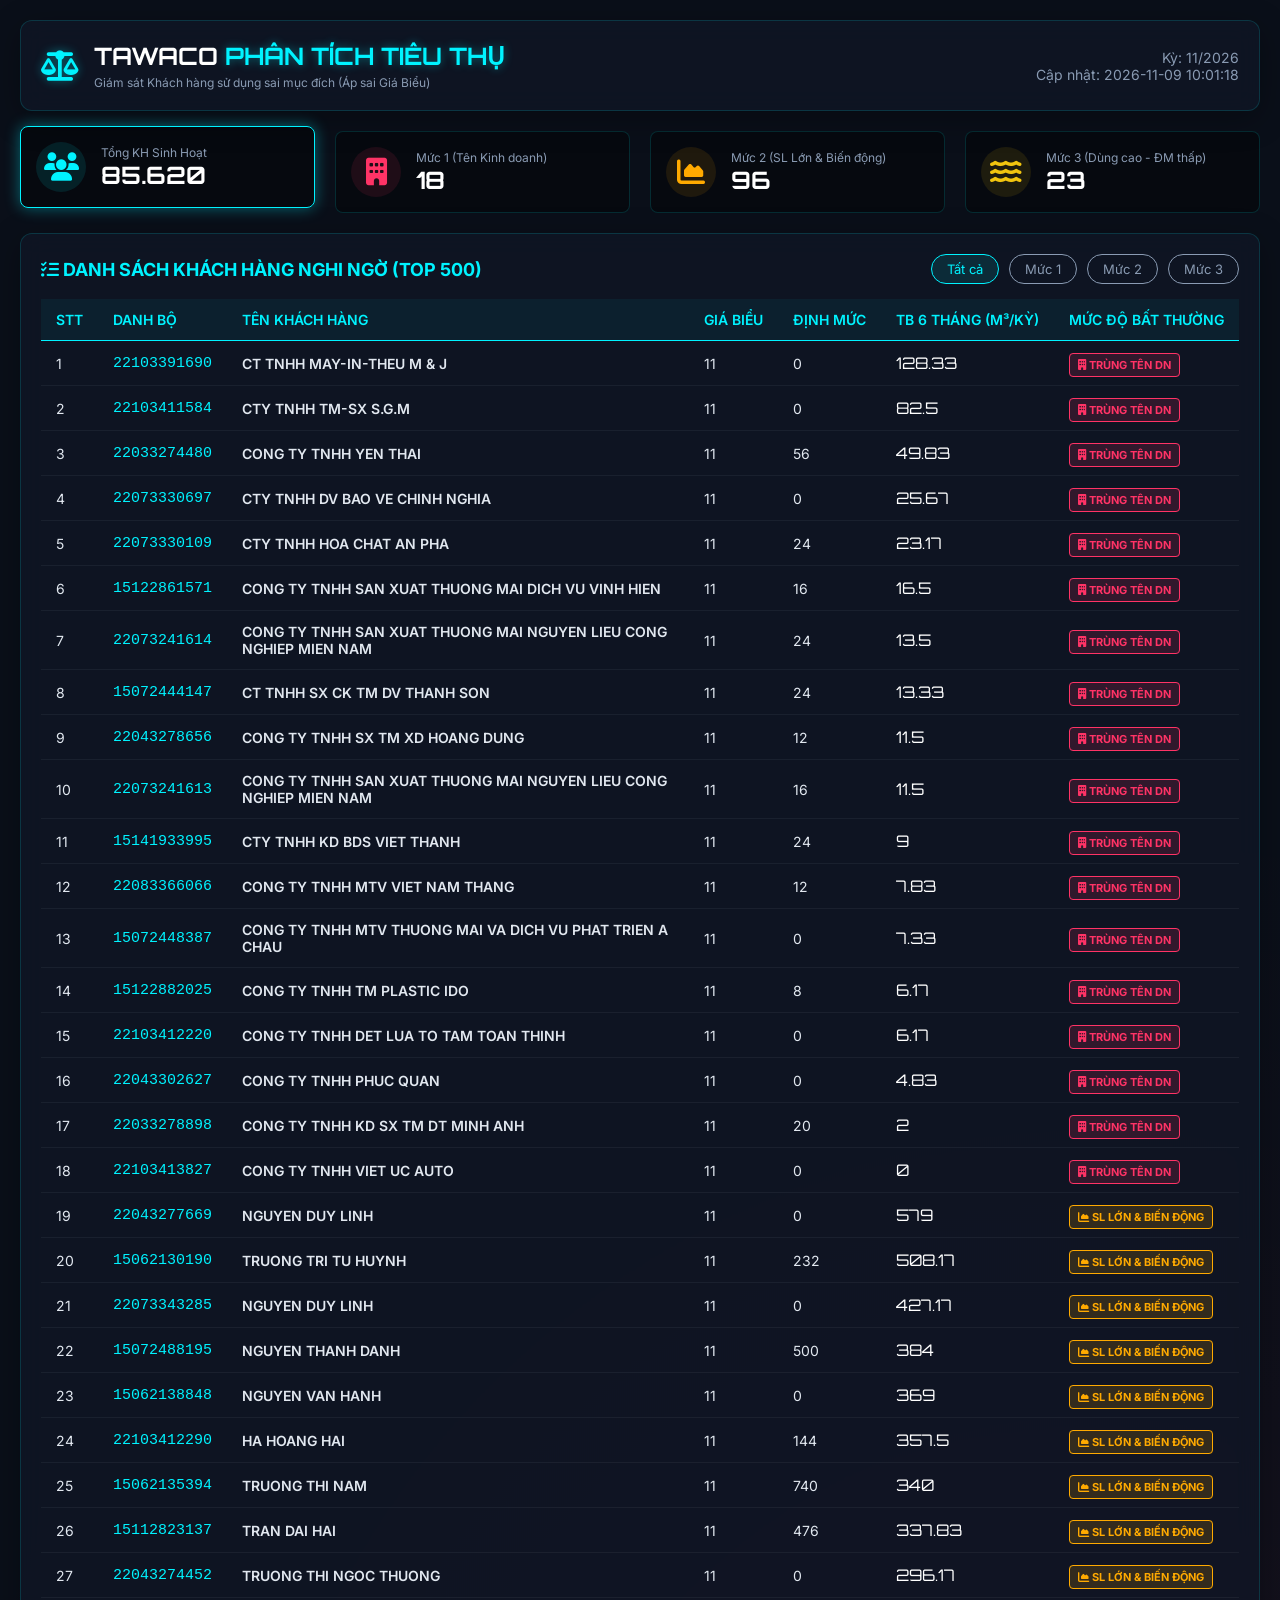
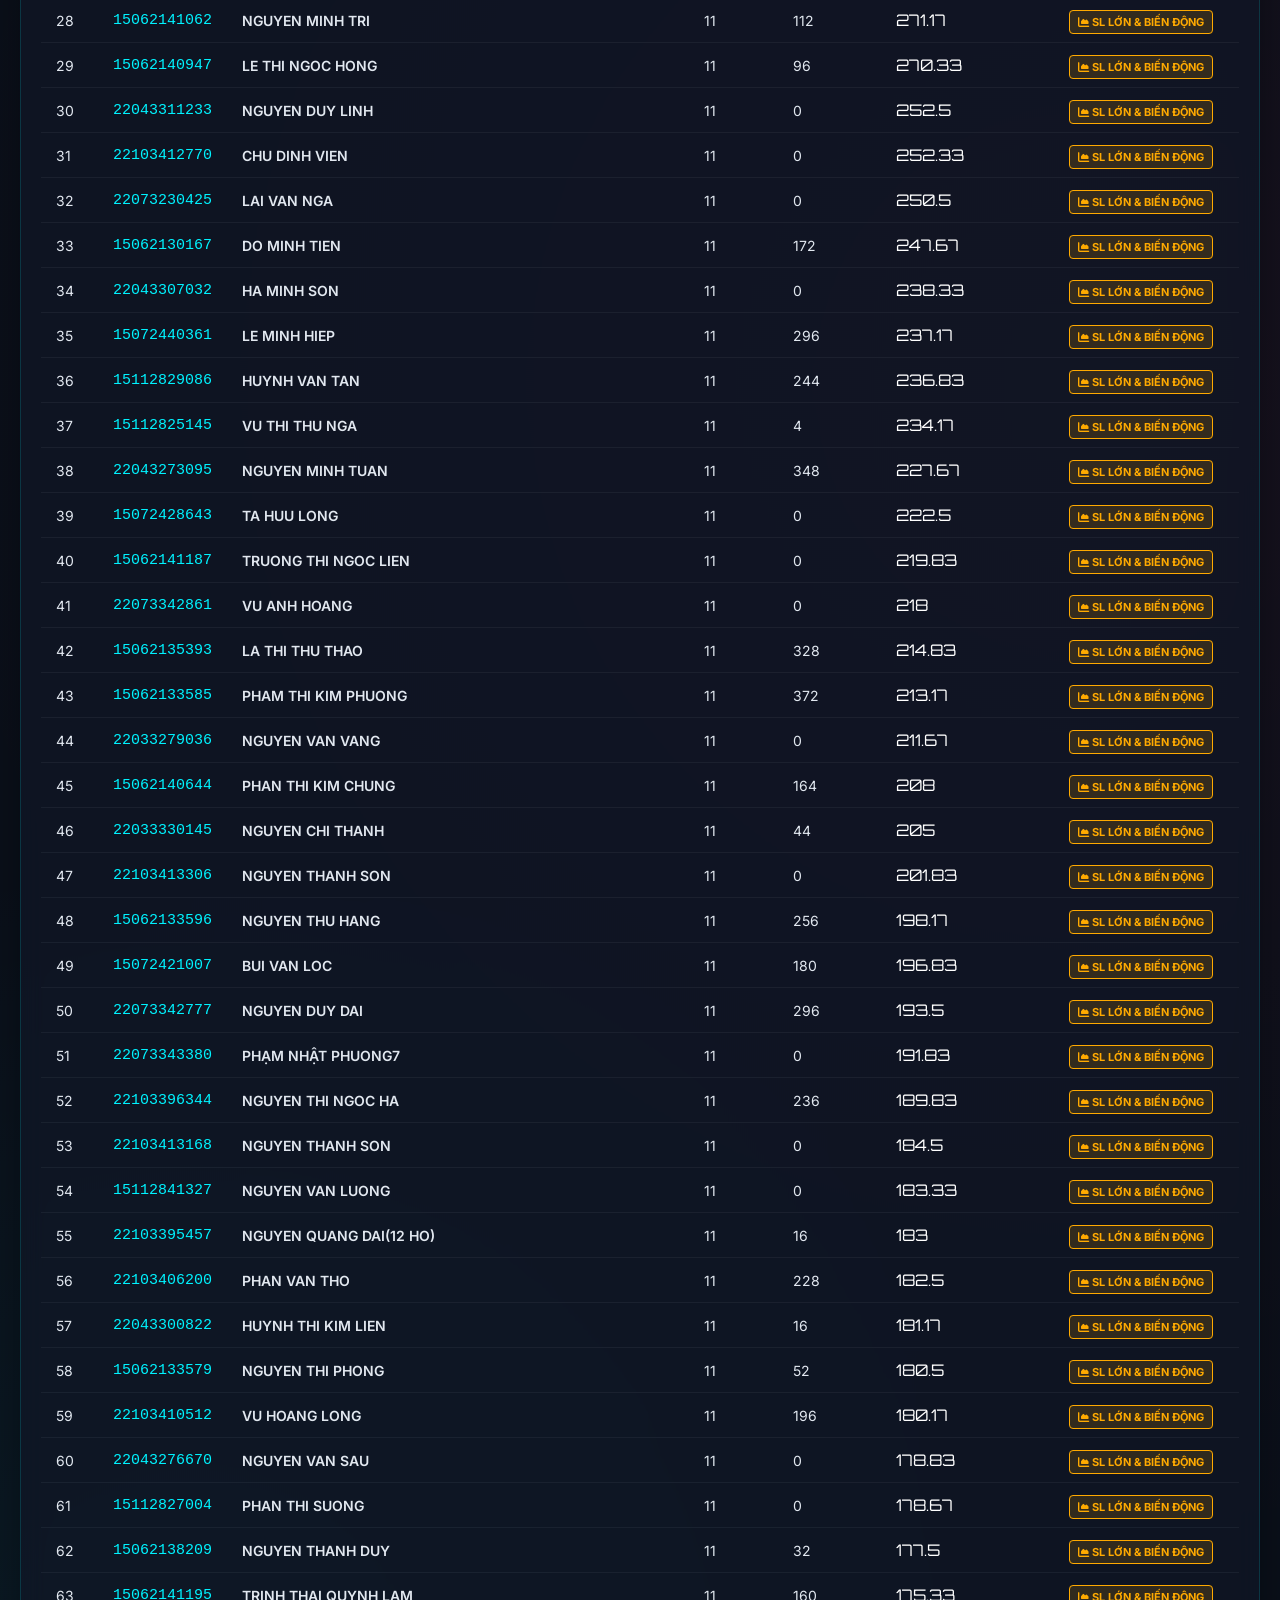
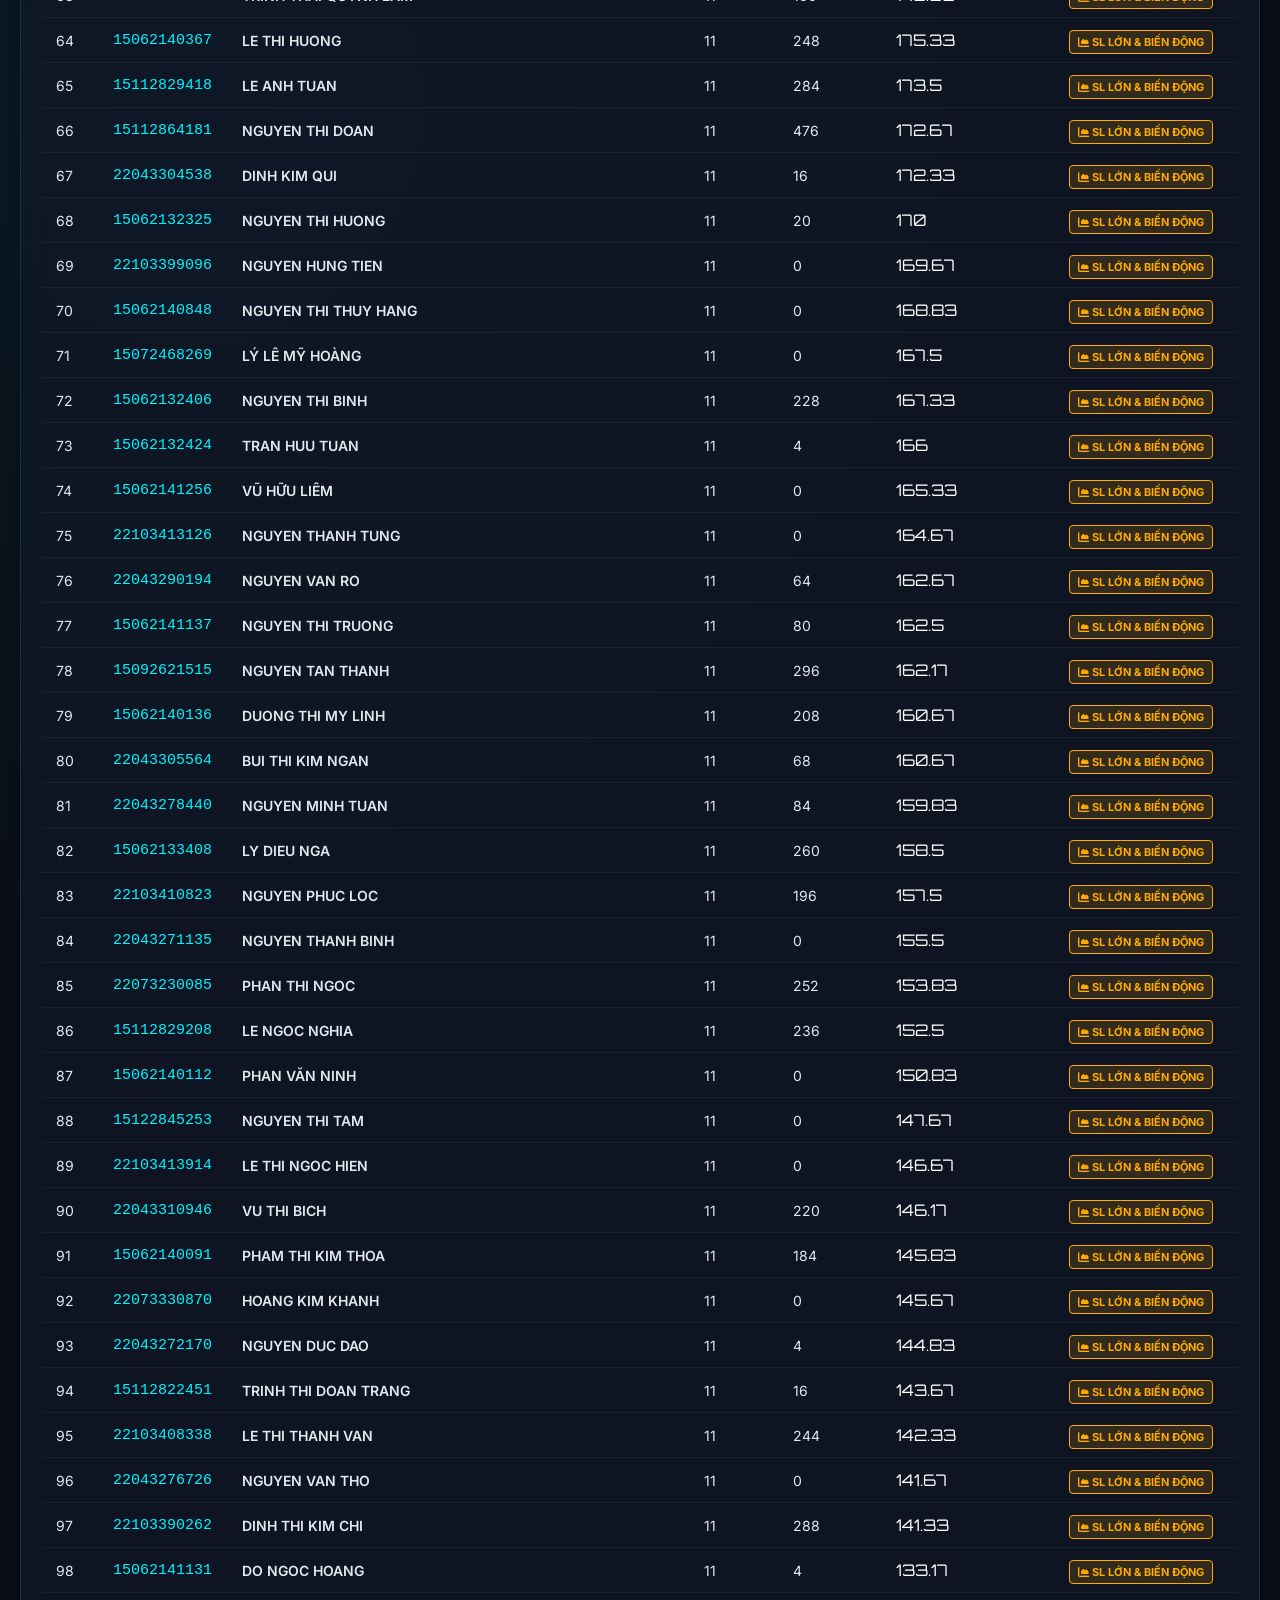
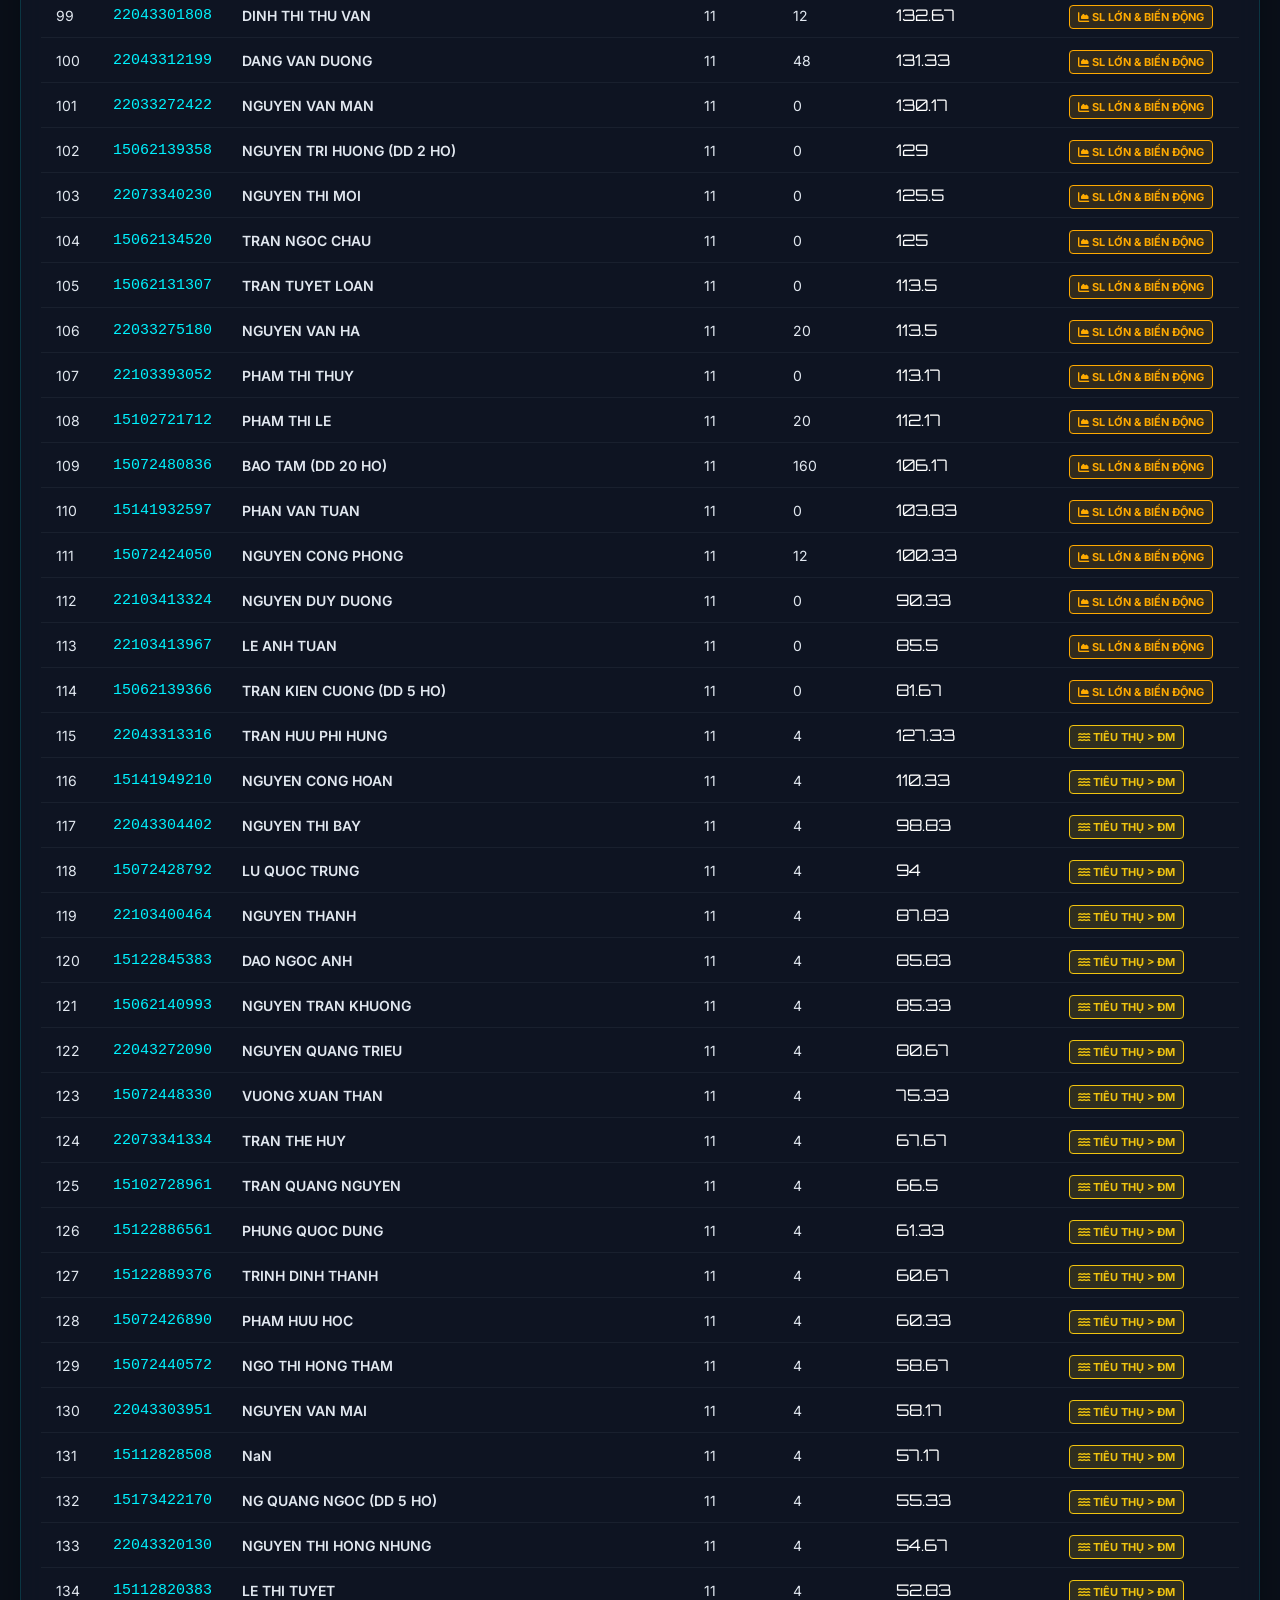
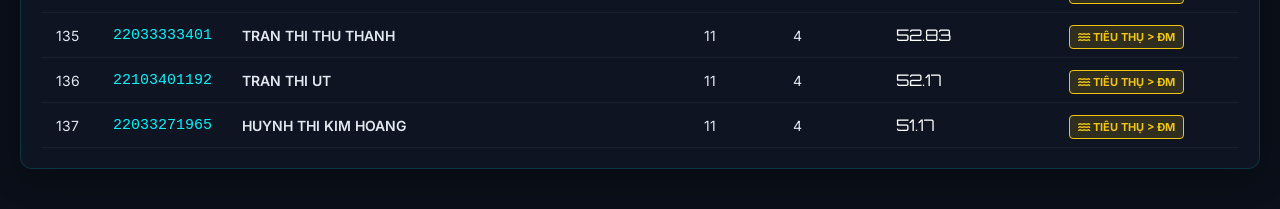
<file: Dashboard_SaiGiaBieu.html>
<!DOCTYPE html>
<html lang="vi">
<head>
    <meta charset="UTF-8">
    <meta name="viewport" content="width=device-width, initial-scale=1.0">
    <title>TAWACO - Phân Tích Sai Giá Biểu</title>
    <!-- Font Awesome -->
    <link rel="stylesheet" href="https://cdnjs.cloudflare.com/ajax/libs/font-awesome/6.4.0/css/all.min.css"/>
    <!-- Google Fonts -->
    <link href="https://fonts.googleapis.com/css2?family=Inter:wght@300;400;600;800&family=Orbitron:wght@500;700&display=swap" rel="stylesheet">
    <style>
        :root {
            --bg-dark: #0a0f19;
            --panel-bg: rgba(16, 24, 39, 0.7);
            --cyan: #00f3ff;
            --cyan-glow: rgba(0, 243, 255, 0.4);
            --alert-red: #ff3366;
            --alert-orange: #ffaa00;
            --alert-yellow: #f1c40f;
            --text-main: #e2e8f0;
            --text-muted: #8a9bb3;
            --border-color: rgba(0, 243, 255, 0.15);
        }

        body {
            background-color: var(--bg-dark);
            color: var(--text-main);
            font-family: 'Inter', sans-serif;
            margin: 0;
            padding: 20px;
            background-image: 
                radial-gradient(circle at 15% 50%, rgba(0, 243, 255, 0.05), transparent 25%),
                radial-gradient(circle at 85% 30%, rgba(255, 51, 102, 0.05), transparent 25%);
            min-height: 100vh;
        }

        .glass-panel {
            background: var(--panel-bg);
            backdrop-filter: blur(12px);
            border: 1px solid var(--border-color);
            border-radius: 12px;
            box-shadow: 0 8px 32px 0 rgba(0, 0, 0, 0.3);
            padding: 20px;
            margin-bottom: 20px;
        }

        .header {
            display: flex;
            justify-content: space-between;
            align-items: center;
        }

        .logo-area {
            display: flex;
            align-items: center;
            gap: 15px;
        }

        h1 {
            font-family: 'Orbitron', sans-serif;
            font-size: 24px;
            margin: 0;
            color: #fff;
        }

        .cyber-text {
            color: var(--cyan);
            text-shadow: 0 0 10px var(--cyan-glow);
        }

        .system-status {
            font-size: 14px;
            color: var(--text-muted);
            text-align: right;
        }

        .kpi-grid {
            display: grid;
            grid-template-columns: repeat(auto-fit, minmax(200px, 1fr));
            gap: 20px;
            margin-bottom: 20px;
        }

        .kpi-card {
            background: rgba(0, 0, 0, 0.4);
            border: 1px solid var(--border-color);
            border-radius: 8px;
            padding: 15px;
            display: flex;
            align-items: center;
            gap: 15px;
            transition: transform 0.2s;
            cursor: pointer;
        }

        .kpi-card:hover, .kpi-card.active {
            transform: translateY(-5px);
            border-color: var(--cyan);
            box-shadow: 0 0 15px var(--cyan-glow);
        }

        .kpi-icon {
            font-size: 28px;
            width: 50px;
            height: 50px;
            border-radius: 50%;
            display: flex;
            justify-content: center;
            align-items: center;
            background: rgba(0, 243, 255, 0.1);
            color: var(--cyan);
        }

        .kpi-card.alert-1 .kpi-icon { color: var(--alert-red); background: rgba(255, 51, 102, 0.1); }
        .kpi-card.alert-2 .kpi-icon { color: var(--alert-orange); background: rgba(255, 170, 0, 0.1); }
        .kpi-card.alert-3 .kpi-icon { color: var(--alert-yellow); background: rgba(241, 196, 15, 0.1); }

        .kpi-data {
            display: flex;
            flex-direction: column;
        }

        .kpi-value {
            font-family: 'Orbitron', sans-serif;
            font-size: 24px;
            font-weight: bold;
            color: #fff;
        }

        .kpi-label {
            font-size: 12px;
            color: var(--text-muted);
        }

        /* Table Styles */
        .table-container {
            overflow-x: auto;
        }

        table {
            width: 100%;
            border-collapse: collapse;
            font-size: 14px;
        }

        th {
            background: rgba(0, 243, 255, 0.05);
            color: var(--cyan);
            font-weight: 600;
            text-transform: uppercase;
            padding: 12px 15px;
            text-align: left;
            border-bottom: 1px solid var(--cyan);
            white-space: nowrap;
        }

        td {
            padding: 12px 15px;
            border-bottom: 1px solid rgba(255, 255, 255, 0.05);
        }

        tr:hover td {
            background: rgba(255, 255, 255, 0.02);
        }

        .badge {
            padding: 4px 8px;
            border-radius: 4px;
            font-size: 11px;
            font-weight: bold;
            text-transform: uppercase;
        }

        .badge-1 { background: rgba(255, 51, 102, 0.15); color: var(--alert-red); border: 1px solid var(--alert-red); }
        .badge-2 { background: rgba(255, 170, 0, 0.15); color: var(--alert-orange); border: 1px solid var(--alert-orange); }
        .badge-3 { background: rgba(241, 196, 15, 0.15); color: var(--alert-yellow); border: 1px solid var(--alert-yellow); }

        .filter-section {
            margin-bottom: 15px;
            display: flex;
            gap: 10px;
        }

        .btn-filter {
            background: transparent;
            border: 1px solid var(--text-muted);
            color: var(--text-muted);
            padding: 6px 15px;
            border-radius: 20px;
            cursor: pointer;
            font-family: 'Inter', sans-serif;
            font-size: 13px;
            transition: all 0.3s;
        }

        .btn-filter:hover, .btn-filter.active {
            border-color: var(--cyan);
            color: var(--cyan);
            background: rgba(0, 243, 255, 0.1);
        }

    </style>
</head>
<body>

    <header class="glass-panel header">
        <div class="logo-area">
            <i class="fa-solid fa-scale-balanced cyber-text" style="font-size: 30px;"></i>
            <div>
                <h1>TAWACO <span class="cyber-text">PHÂN TÍCH TIÊU THỤ</span></h1>
                <div style="font-size: 12px; color: var(--text-muted); margin-top: 4px;">Giám sát Khách hàng sử dụng sai mục đích (Áp sai Giá Biểu)</div>
            </div>
        </div>
        <div class="system-status">
            <div id="ky-update">Kỳ: Đang tải...</div>
            <div id="time-update">Cập nhật: Đang tải...</div>
        </div>
    </header>

    <div class="kpi-grid">
        <div class="kpi-card active" onclick="filterData(0)">
            <div class="kpi-icon"><i class="fa-solid fa-users"></i></div>
            <div class="kpi-data">
                <span class="kpi-label">Tổng KH Sinh Hoạt</span>
                <span class="kpi-value" id="kpi-tong-sh">0</span>
            </div>
        </div>
        <div class="kpi-card alert-1" onclick="filterData(1)">
            <div class="kpi-icon"><i class="fa-solid fa-building"></i></div>
            <div class="kpi-data">
                <span class="kpi-label">Mức 1 (Tên Kinh doanh)</span>
                <span class="kpi-value" id="kpi-level1">0</span>
            </div>
        </div>
        <div class="kpi-card alert-2" onclick="filterData(2)">
            <div class="kpi-icon"><i class="fa-solid fa-chart-area"></i></div>
            <div class="kpi-data">
                <span class="kpi-label">Mức 2 (SL Lớn & Biến động)</span>
                <span class="kpi-value" id="kpi-level2">0</span>
            </div>
        </div>
        <div class="kpi-card alert-3" onclick="filterData(3)">
            <div class="kpi-icon"><i class="fa-solid fa-water"></i></div>
            <div class="kpi-data">
                <span class="kpi-label">Mức 3 (Dùng cao - ĐM thấp)</span>
                <span class="kpi-value" id="kpi-level3">0</span>
            </div>
        </div>
    </div>

    <div class="glass-panel">
        <div class="header" style="margin-bottom: 15px;">
            <h2 style="margin:0; font-size: 18px; color: var(--cyan);"><i class="fa-solid fa-list-check"></i> DANH SÁCH KHÁCH HÀNG NGHI NGỜ (TOP 500)</h2>
            <div class="filter-section" style="margin:0;">
                <button class="btn-filter active" id="btn-filter-0" onclick="filterData(0)">Tất cả</button>
                <button class="btn-filter" id="btn-filter-1" onclick="filterData(1)">Mức 1</button>
                <button class="btn-filter" id="btn-filter-2" onclick="filterData(2)">Mức 2</button>
                <button class="btn-filter" id="btn-filter-3" onclick="filterData(3)">Mức 3</button>
            </div>
        </div>
        
        <div class="table-container">
            <table>
                <thead>
                    <tr>
                        <th>STT</th>
                        <th>Danh Bộ</th>
                        <th>Tên Khách Hàng</th>
                        <th>Giá Biểu</th>
                        <th>Định Mức</th>
                        <th>TB 6 Tháng (m³/kỳ)</th>
                        <th>Mức Độ Bất Thường</th>
                    </tr>
                </thead>
                <tbody id="table-body">
                    <tr><td colspan="7" style="text-align:center;">Đang tải dữ liệu...</td></tr>
                </tbody>
            </table>
        </div>
    </div>

    <script src="data_sai_gia_bieu.js"></script>
    <script>
        let allData = [];

        function init() {
            if (typeof TAWACO_SAIGIABIEU !== 'undefined') {
                const data = TAWACO_SAIGIABIEU;
                document.getElementById('ky-update').textContent = `Kỳ: ${data.ky_hien_tai}`;
                document.getElementById('time-update').textContent = `Cập nhật: ${data.lastUpdated}`;
                
                document.getElementById('kpi-tong-sh').textContent = data.tong_sinh_hoat.toLocaleString('vi-VN');
                document.getElementById('kpi-level1').textContent = data.level_1_count.toLocaleString('vi-VN');
                document.getElementById('kpi-level2').textContent = data.level_2_count.toLocaleString('vi-VN');
                document.getElementById('kpi-level3').textContent = data.level_3_count.toLocaleString('vi-VN');

                allData = data.danh_sach;
                renderTable(allData);
            }
        }

        function filterData(level) {
            // Update active button
            document.querySelectorAll('.btn-filter').forEach(b => b.classList.remove('active'));
            document.getElementById('btn-filter-' + level).classList.add('active');

            // Update active KPI card
            document.querySelectorAll('.kpi-card').forEach(c => c.classList.remove('active'));
            document.querySelectorAll('.kpi-card')[level].classList.add('active');

            // Filter data
            let filtered = allData;
            if (level > 0) {
                filtered = allData.filter(item => item.Alert_Level === level);
            }
            renderTable(filtered);
        }

        function renderTable(dataArray) {
            const tbody = document.getElementById('table-body');
            tbody.innerHTML = '';

            if (dataArray.length === 0) {
                tbody.innerHTML = '<tr><td colspan="7" style="text-align:center; color:#8a9bb3;">Không tìm thấy khách hàng nào trong nhóm này.</td></tr>';
                return;
            }

            dataArray.forEach((item, index) => {
                const tr = document.createElement('tr');
                
                let badgeHtml = '';
                if(item.Alert_Level === 1) badgeHtml = '<span class="badge badge-1"><i class="fa-solid fa-building"></i> Trùng tên DN</span>';
                else if(item.Alert_Level === 2) badgeHtml = '<span class="badge badge-2"><i class="fa-solid fa-chart-area"></i> SL Lớn & Biến Động</span>';
                else if(item.Alert_Level === 3) badgeHtml = '<span class="badge badge-3"><i class="fa-solid fa-water"></i> Tiêu thụ > ĐM</span>';

                tr.innerHTML = `
                    <td>${index + 1}</td>
                    <td style="font-family: monospace; font-size: 15px; color: var(--cyan);">${item.DanhBa}</td>
                    <td style="font-weight: 600;">${item.TenKH}</td>
                    <td>${item.GiaBieu}</td>
                    <td>${item.DinhMuc}</td>
                    <td style="font-family: 'Orbitron', sans-serif; font-size: 16px; color: #fff;">${item.Mean_6M}</td>
                    <td>${badgeHtml}</td>
                `;
                tbody.appendChild(tr);
            });
        }

        window.onload = init;
    </script>
</body>
</html>
</file>
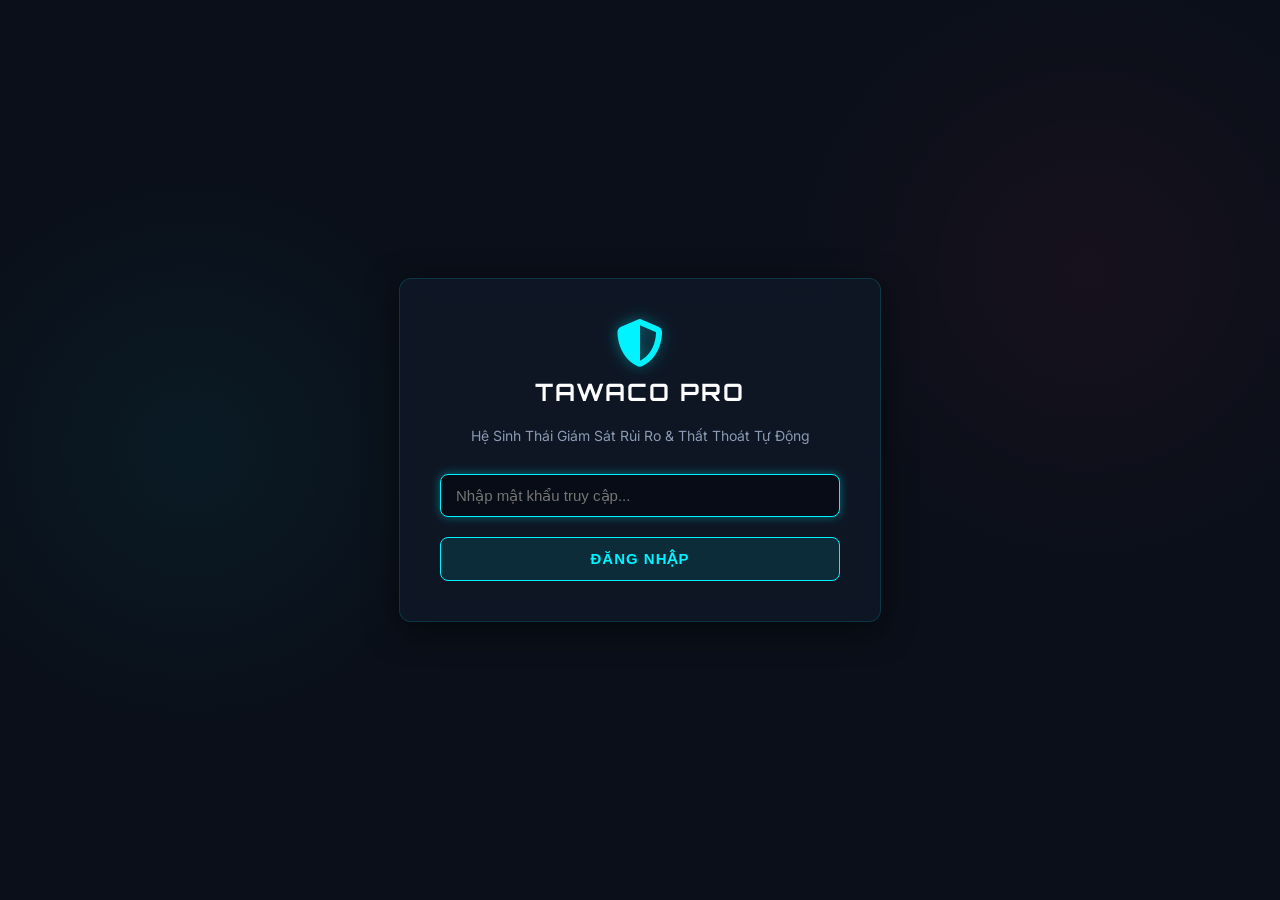
<file: login.html>
<!DOCTYPE html>
<html lang="vi">
<head>
    <meta charset="UTF-8">
    <meta name="viewport" content="width=device-width, initial-scale=1.0">
    <title>TAWACO - Đăng Nhập</title>
    <!-- Fonts -->
    <link href="https://fonts.googleapis.com/css2?family=Inter:wght@300;400;500;600;700&family=Orbitron:wght@500;700&display=swap" rel="stylesheet">
    <!-- Icons -->
    <link rel="stylesheet" href="https://cdnjs.cloudflare.com/ajax/libs/font-awesome/6.4.0/css/all.min.css"/>
    <style>
        :root {
            --bg-dark: #0a0f19;
            --panel-bg: rgba(16, 24, 39, 0.8);
            --cyan: #00f3ff;
            --cyan-glow: rgba(0, 243, 255, 0.4);
            --text-main: #e2e8f0;
            --border-color: rgba(0, 243, 255, 0.15);
        }
        body {
            background-color: var(--bg-dark);
            color: var(--text-main);
            font-family: 'Inter', sans-serif;
            margin: 0;
            display: flex;
            justify-content: center;
            align-items: center;
            min-height: 100vh;
            background-image: 
                radial-gradient(circle at 15% 50%, rgba(0, 243, 255, 0.05), transparent 25%),
                radial-gradient(circle at 85% 30%, rgba(255, 51, 102, 0.05), transparent 25%);
        }
        .login-box {
            background: var(--panel-bg);
            backdrop-filter: blur(12px);
            border: 1px solid var(--border-color);
            border-radius: 12px;
            box-shadow: 0 8px 32px 0 rgba(0, 0, 0, 0.5);
            padding: 40px;
            width: 100%;
            max-width: 400px;
            text-align: center;
        }
        .logo-icon {
            font-size: 48px;
            color: var(--cyan);
            text-shadow: 0 0 15px var(--cyan-glow);
            margin-bottom: 10px;
        }
        h2 {
            font-family: 'Orbitron', sans-serif;
            margin: 0 0 20px 0;
            color: #fff;
            letter-spacing: 2px;
        }
        .form-group {
            margin-bottom: 20px;
            text-align: left;
        }
        label {
            display: block;
            margin-bottom: 8px;
            font-size: 13px;
            color: #8a9bb3;
        }
        input[type="password"] {
            width: 100%;
            padding: 12px 15px;
            background: rgba(0, 0, 0, 0.4);
            border: 1px solid var(--border-color);
            border-radius: 8px;
            color: #fff;
            font-size: 15px;
            outline: none;
            transition: all 0.3s;
            box-sizing: border-box;
        }
        input[type="password"]:focus {
            border-color: var(--cyan);
            box-shadow: 0 0 10px var(--cyan-glow);
        }
        button {
            width: 100%;
            padding: 12px;
            background: rgba(0, 243, 255, 0.1);
            border: 1px solid var(--cyan);
            color: var(--cyan);
            border-radius: 8px;
            font-size: 15px;
            font-weight: 600;
            cursor: pointer;
            transition: all 0.3s;
            text-transform: uppercase;
            letter-spacing: 1px;
        }
        button:hover {
            background: var(--cyan);
            color: var(--bg-dark);
            box-shadow: 0 0 15px var(--cyan-glow);
        }
        .error-msg {
            color: #ff3366;
            font-size: 13px;
            margin-top: 15px;
            display: none;
        }
    </style>
</head>
<body>

    <div class="login-box">
        <i class="fa-solid fa-shield-halved logo-icon"></i>
        <h2>TAWACO PRO</h2>
        <p style="color: #8a9bb3; font-size: 14px; margin-bottom: 30px;">Hệ Sinh Thái Giám Sát Rủi Ro & Thất Thoát Tự Động</p>
        
        <form id="loginForm">
            <div class="form-group">
                <input type="password" id="passwordInput" placeholder="Nhập mật khẩu truy cập..." required autofocus>
            </div>
            <button type="submit">Đăng Nhập</button>
            <div id="errorMsg" class="error-msg"><i class="fa-solid fa-triangle-exclamation"></i> Mật khẩu không chính xác!</div>
        </form>
    </div>

    <script>
        document.getElementById('loginForm').addEventListener('submit', function(e) {
            e.preventDefault();
            const pass = document.getElementById('passwordInput').value;
            // Password duoc cap nhat theo yeu cau cua user
            if (pass === '753951') {
                localStorage.setItem('tawaco_auth', 'true');
                window.location.href = 'index.html';
            } else {
                document.getElementById('errorMsg').style.display = 'block';
            }
        });
        
        // Kiem tra neu da dang nhap roi thi vao luon
        if (localStorage.getItem('tawaco_auth') === 'true') {
            window.location.href = 'index.html';
        }
    </script>
</body>
</html>
</file>
